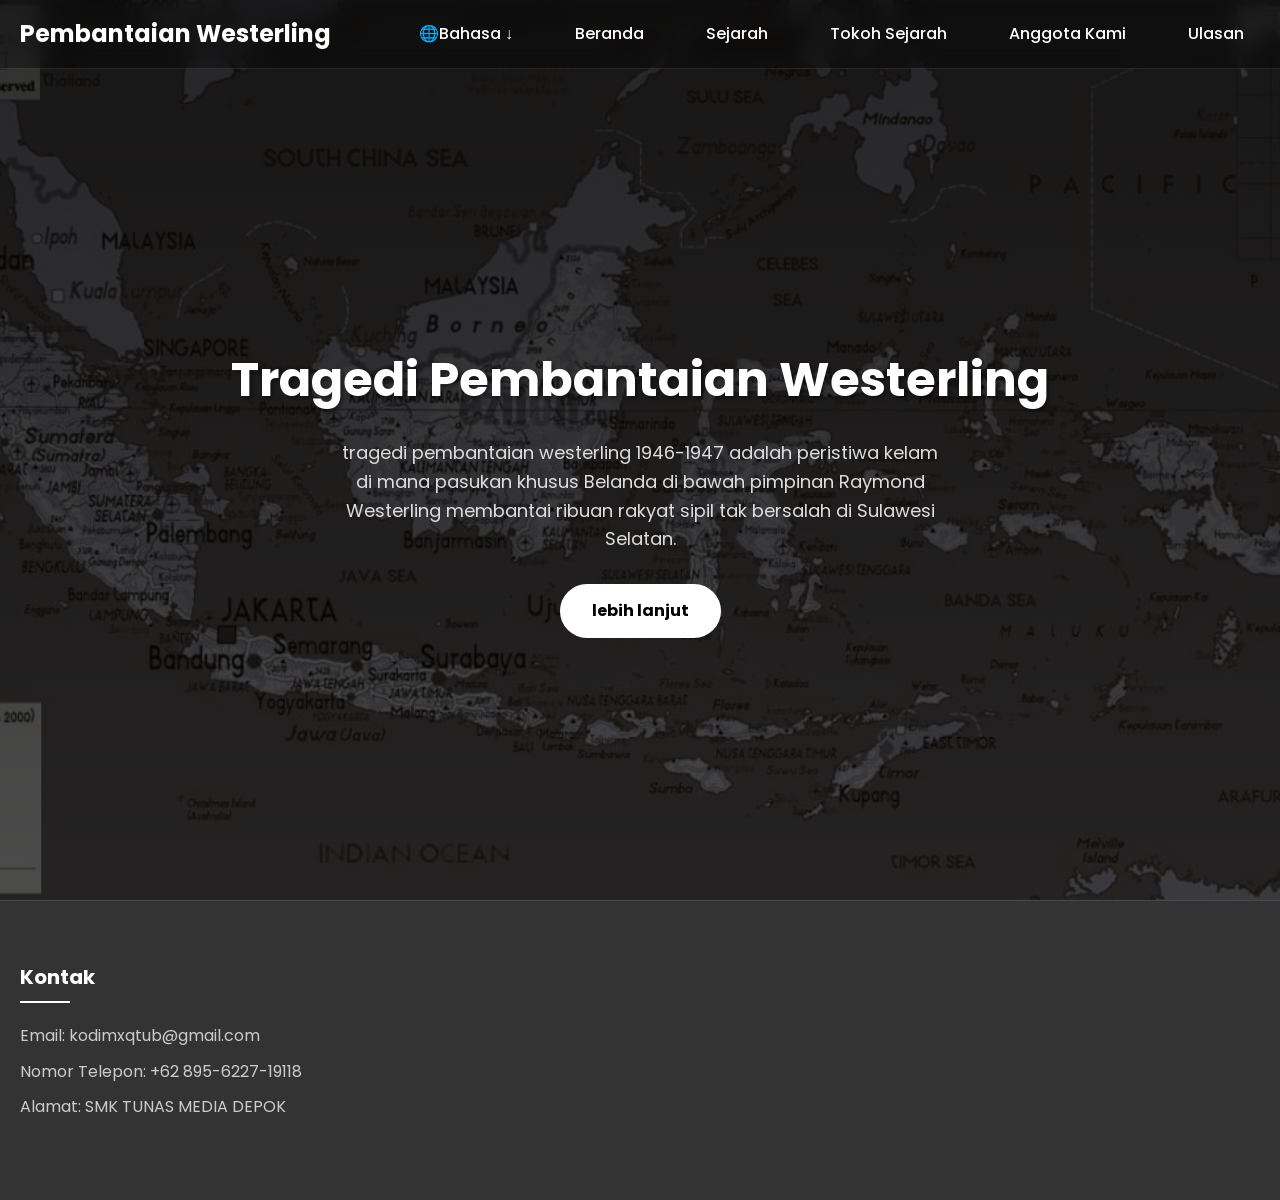
<file: index.html>
<!DOCTYPE html>
<html lang="id">
  <head>
    <meta charset="UTF-8" />
    <meta name="viewport" content="width=device-width, initial-scale=1.0" />
    <title>Beranda</title>
    <!-- link hubung style/index.css -->
    <link rel="stylesheet" href="style/index.css" />
    <link rel="stylesheet" href="style/footer.css" />

    <!-- font poppins -->
    <link rel="preconnect" href="https://fonts.googleapis.com" />
    <link rel="preconnect" href="https://fonts.gstatic.com" crossorigin />
    <link
      href="https://fonts.googleapis.com/css2?family=Exo+2:ital,wght@0,100..900;1,100..900&family=Lato:wght@400;700&family=Montserrat:ital,wght@0,100..900;1,100..900&family=Poppins:ital,wght@0,100;0,200;0,300;0,400;0,500;0,600;0,700;0,800;0,900;1,100;1,200;1,300;1,400;1,500;1,600;1,700;1,800;1,900&family=Roboto:ital,wght@0,100..900;1,100..900&display=swap"
      rel="stylesheet"
    />

    <style>
      /* font */
      * {
        margin: 0;
        padding: 0;
        box-sizing: border-box;
        scroll-behavior: smooth;
        font-family: "Poppins", sans-serif;
      }
      /* font */
      body {
        background-image: url(image/PETA.jpeg);
        background-size: cover;
        background-position: center;
        background-attachment: fixed;
        color: white;
        line-height: 1.6;
        overflow-x: hidden;
        min-height: 100vh;
      }

      .isi {
        max-width: 1500px;
        margin: 0 auto;
        padding: 0 20px;
      }

      header {
        background-color: rgba(0, 0, 0, 0.336);
        backdrop-filter: blur(10px);
        position: fixed;
        width: 100%;
        z-index: 1000;
        padding: 15px 0;
        border-bottom: 1px solid rgba(255, 255, 255, 0.1);
      }

      .atas {
        display: flex;
        justify-content: space-between;
        align-items: center;
      }

      .logo {
        font-size: 24px;
        font-weight: bold;
        color: white;
        text-decoration: none;
      }

      /* MENU DESKTOP */
      .menu {
        display: flex;
        list-style: none;
      }

      .menu li {
        margin-left: 30px;
      }

      .menu a {
        color: white;
        text-decoration: none;
        font-weight: 500;
        transition: color 0.3s;
        padding: 8px 16px;
        border-radius: 5px;
      }

      .menu a:hover {
        color: #ccc;
        background: rgba(255, 255, 255, 0.1);
      }

      /* HAMBURGER MENU MOBILE */
      .menu-toggle {
        display: none;
        flex-direction: column;
        cursor: pointer;
      }

      .menu-toggle span {
        width: 25px;
        height: 3px;
        background: white;
        margin: 3px 0;
        transition: 0.3s;
      }

      .utama {
        height: 100vh;
        display: flex;
        align-items: center;
        justify-content: center;
        text-align: center;
        position: relative;
        overflow: hidden;
        padding-top: 80px; /* Space for fixed header */
      }

      .latar {
        position: absolute;
        top: 0;
        left: 0;
        width: 100%;
        height: 100%;
        background: linear-gradient(rgba(0, 0, 0, 0.807), rgba(0, 0, 0, 0.7));
        z-index: -1;
      }

      .utama h1 {
        font-size: 48px;
        margin-bottom: 20px;
        color: white;
        text-shadow: 2px 2px 4px rgba(0, 0, 0, 0.5);
      }

      .utama p {
        font-size: 18px;
        margin-bottom: 30px;
        color: #ddd;
        max-width: 600px;
        margin-left: auto;
        margin-right: auto;
      }

      .tombol {
        display: inline-block;
        padding: 12px 30px;
        background-color: white;
        color: black;
        text-decoration: none;
        border-radius: 30px;
        font-weight: bold;
        transition: all 0.3s;
        border: 2px solid white;
      }

      .tombol:hover {
        background-color: transparent;
        color: white;
        transform: translateY(-2px);
        box-shadow: 0 6px 12px rgba(0, 0, 0, 0.4);
      }

      /* ==================== */
      /* RESPONSIVE FIXES */
      /* ==================== */

      @media (max-width: 768px) {
        .menu-toggle {
          display: flex;
        }

        .menu {
          position: fixed;
          top: 70px;
          left: -100%;
          width: 100%;
          height: calc(100vh - 70px);
          background: rgba(0, 0, 0, 0.9);
          backdrop-filter: blur(20px);
          flex-direction: column;
          align-items: center;
          justify-content: flex-start;
          padding-top: 50px;
          transition: left 0.3s ease;
        }

        .menu.active {
          left: 0;
        }

        .menu li {
          margin: 15px 0;
        }

        .menu a {
          font-size: 18px;
          padding: 12px 30px;
        }

        .utama h1 {
          font-size: 32px;
          padding: 0 20px;
        }

        .utama p {
          font-size: 16px;
          padding: 0 20px;
        }

        .tombol {
          padding: 12px 25px;
          font-size: 16px;
        }

        .logo {
          font-size: 20px;
        }

        header {
          padding: 12px 0;
        }
      }

      @media (max-width: 480px) {
        .utama h1 {
          font-size: 28px;
        }

        .utama p {
          font-size: 14px;
        }

        .isi {
          padding: 0 15px;
        }

        .logo {
          font-size: 18px;
        }
      }
    </style>
  </head>
  <body>
    <header>
      <div class="isi atas">
        <a href="index.html" class="logo">Pembantaian Westerling</a>

        <!-- Hamburger Menu -->
        <div class="menu-toggle" id="mobile-menu">
          <span></span>
          <span></span>
          <span></span>
        </div>

        <ul class="menu" id="nav-menu">
          <li class="dropdown">
            <a href="#">🌐Bahasa ↓</a>
            <div class="dropdown-content">
              <a href="index.html">Indonesian</a>
              <a href="english.html">English</a>
            </div>
          </li>
          <li><a href="index.html">Beranda</a></li>
          <li><a href="sejarah.html">Sejarah</a></li>
          <li><a href="daftar_tokoh.html">Tokoh Sejarah</a></li>
          <li><a href="profile.html">Anggota Kami</a></li>
          <li><a href="masukan.html">Ulasan</a></li>
        </ul>
      </div>
    </header>

    <section class="utama">
      <div class="latar"></div>
      <div class="isi">
        <div class="welcome-teks">
          <h1>Tragedi <span>Pembantaian Westerling</span><br /></h1>
        </div>
        <p class="teks-tengah">
          tragedi pembantaian westerling 1946-1947 adalah peristiwa kelam di
          mana pasukan khusus Belanda di bawah pimpinan Raymond Westerling
          membantai ribuan rakyat sipil tak bersalah di Sulawesi Selatan.
        </p>
        <a href="sejarah.html" class="tombol">lebih lanjut</a>
      </div>
    </section>

    <footer>
      <div class="isi">
        <div class="isi-footer">
          <div class="kolom-footer">
            <h3>Kontak</h3>
            <p>Email: kodimxqtub@gmail.com</p>
            <p>Nomor Telepon: +62 895-6227-19118</p>
            <p>Alamat: SMK TUNAS MEDIA DEPOK</p>
          </div>
        </div>
      </div>
    </footer>
    <script src="js/script.js"></script>
  </body>
</html>
</file>
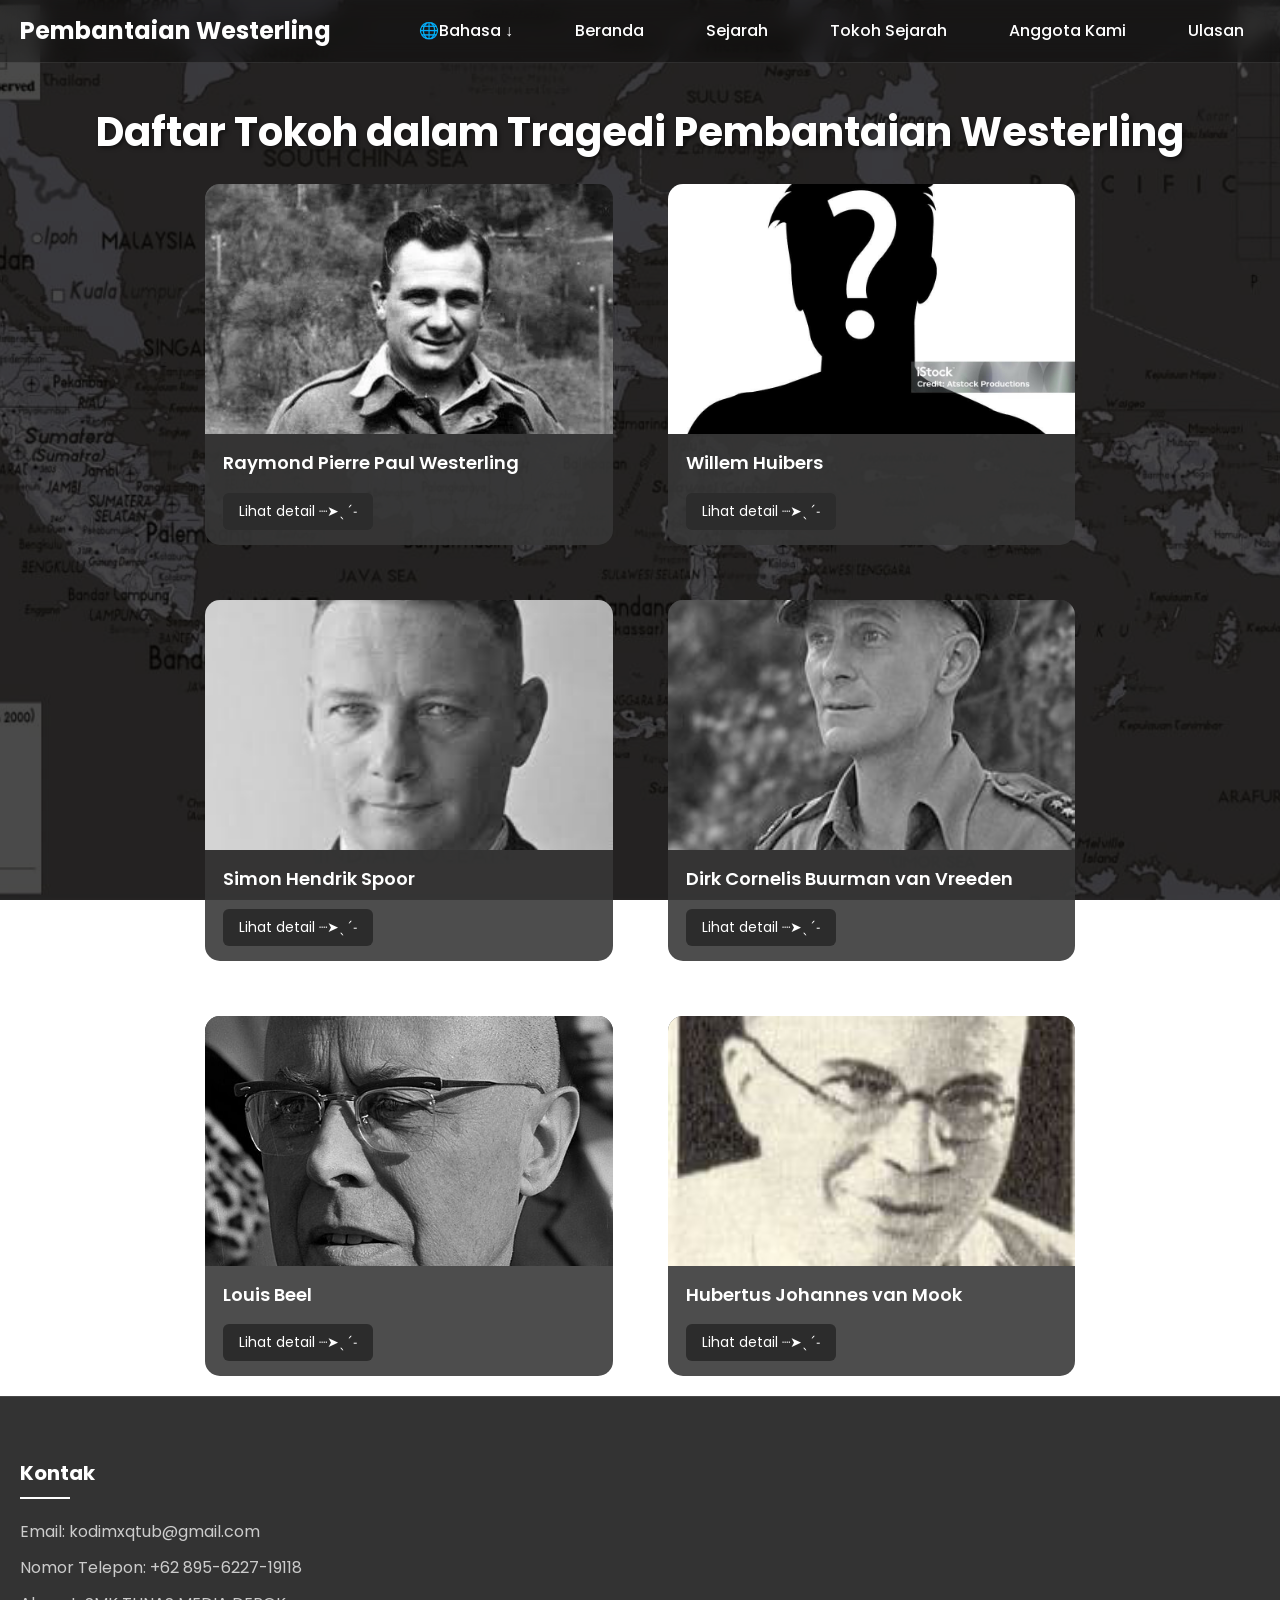
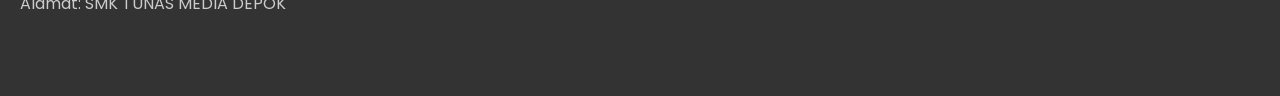
<file: daftar_tokoh.html>
<!DOCTYPE html>
<html lang="id">
  <head>
    <meta charset="UTF-8" />
    <meta name="viewport" content="width=device-width, initial-scale=1.0" />
    <title>Tokoh</title>

    <!-- Font Poppins -->
    <link rel="preconnect" href="https://fonts.googleapis.com" />
    <link rel="preconnect" href="https://fonts.gstatic.com" crossorigin />
    <link
      href="https://fonts.googleapis.com/css2?family=Exo+2:ital,wght@0,100..900;1,100..900&family=Lato:wght@400;700&family=Montserrat:ital,wght@0,100..900;1,100..900&family=Poppins:ital,wght@0,100;0,200;0,300;0,400;0,500;0,600;0,700;0,800;0,900;1,100;1,200;1,300;1,400;1,500;1,600;1,700;1,800;1,900&family=Roboto:ital,wght@0,100..900;1,100..900&display=swap"
      rel="stylesheet"
    />

    <!-- CSS -->
    <link rel="stylesheet" href="style/daftar_tokoh.css" />
    <link rel="stylesheet" href="style/footer.css" />

    <style>
      .judul-halaman {
        text-align: center;
        color: white;
        margin-top: 100px;
        font-size: 2.5rem;
        text-shadow: 2px 2px 4px rgba(0, 0, 0, 0.5);
      }

      .card-container-6 {
        display: grid;
        grid-template-columns: repeat(2, 1fr); /* 2 kolom per baris */
        gap: 55px;
        padding: 20px 40px;
        max-width: 950px;
        margin: auto;
      }

      .card {
        background: #383838e3;
        border-radius: 15px;
        overflow: hidden;
        transition: transform 0.3s ease, box-shadow 0.3s ease;
      }

      .card:hover {
        transform: translateY(-10px);
        box-shadow: 0 15px 30px rgba(0, 0, 0, 1);
      }

      .card img {
        width: 100%;
        height: 250px; /* lebih tinggi agar gambar proporsional */
        object-fit: cover; /* menjaga proporsi dan crop rapi */
        object-position: center;
        display: block;
      }

      .isi_card {
        padding: 15px 18px;
      }

      .isi_card h3 {
        margin: 0 0 10px;
        font-size: 18px;
        color: #ffffff;
        font-weight: 600;
      }

      .isi_card p {
        font-size: 14px;
        line-height: 1.6;
        color: #eeecec;
      }

      .hidden {
        display: none;
      }

      .mini-btn {
        background: #2c2c2c;
        color: #fff;
        padding: 8px 16px;
        border: none;
        border-radius: 6px;
        cursor: pointer;
        font-size: 14px;
        transition: 0.3s;
        display: inline-block;
        margin-top: 5px;
      }

      .mini-btn:hover {
        background: #000000;
      }
    </style>
  </head>
  <body>
    <header>
      <div class="isi atas">
        <a href="index.html" class="logo">Pembantaian Westerling</a>

        <!-- Hamburger Menu -->
        <div class="menu-toggle" id="mobile-menu">
          <span></span>
          <span></span>
          <span></span>
        </div>

        <ul class="menu" id="nav-menu">
          <li class="dropdown">
            <a href="#">🌐Bahasa ↓</a>
            <div class="dropdown-content">
              <a href="daftar_tokoh.html">Indonesian</a>
              <a href="english_daftar_tokoh.html">English</a>
            </div>
          </li>
          <li><a href="index.html">Beranda</a></li>
          <li><a href="sejarah.html">Sejarah</a></li>
          <li><a href="daftar_tokoh.html">Tokoh Sejarah</a></li>
          <li><a href="profile.html">Anggota Kami</a></li>
          <li><a href="masukan.html">Ulasan</a></li>
        </ul>
      </div>
    </header>

    <main>
      <h1 class="judul-halaman">
        Daftar Tokoh dalam Tragedi Pembantaian Westerling
      </h1>

      <div class="card-container-6">
        <div class="card">
          <img src="image/mukasetan.jpg" alt="Rokus Bernardus Orie" />
          <div class="isi_card">
            <h3>Raymond Pierre Paul Westerling</h3>
            <button
              class="mini-btn"
              onclick="toggleSectionMultiple(this,'sec1','sec2')"
            >
              Lihat detail ┈➤ˎˊ˗
            </button>
            <div id="sec1" class="hidden">
              <p>
                Raymond Pierre Paul Westerling adalah seorang perwira militer
                Belanda dari Tentara Kerajaan Hindia Belanda. Dia mengorganisasi
                operasi kontra gerilya di Sulawesi selama Revolusi Nasional
                Indonesia setelah Perang Dunia II dan berpartisipasi dalam upaya
                kudeta terhadap Pemerintah Indonesia pada bulan Januari 1950,
                sebulan setelah penyerahan kedaulatan secara resmi. Kedua
                tindakan tersebut dikecam sebagai kejahatan perang oleh
                pemerintah Indonesia. Lahir di Kesultanan Utsmaniyah, meskipun
                memiliki julukan Si Turki, Westerling adalah keturunan campuran
                Belanda dan Yunani.
              </p>
            </div>
          </div>
        </div>

        <div class="card">
          <img
            src="image/foto_tidak_di_temukan.jpg"
            alt="Kolonel Willem Huibers"
          />
          <div class="isi_card">
            <h3>Willem Huibers</h3>
            <button
              class="mini-btn"
              onclick="toggleSectionMultiple(this,'sec1','sec2')"
            >
              Lihat detail ┈➤ˎˊ˗
            </button>
            <div id="sec2" class="hidden">
              <p>
                Kolonel Willem Huibers adalah perwira tinggi KNIL yang mendukung
                operasi keamanan Belanda di Indonesia pada 1946–1947. Ia
                berperan dalam perencanaan dan pengawasan operasi, dengan foto
                dan dokumennya tersimpan di arsip KNIL.
              </p>
            </div>
          </div>
        </div>

        <div class="card">
          <img
            src="image/spoor.jpg"
            alt="Letnan Jenderal Simon Hendrik Spoor"
          />
          <div class="isi_card">
            <h3>Simon Hendrik Spoor</h3>
            <button
              class="mini-btn"
              onclick="toggleSectionMultiple(this,'sec3','sec4')"
            >
              Lihat detail ┈➤ˎˊ˗
            </button>
            <div id="sec3" class="hidden">
              <p>
                Simon Hendrik Spoor menjabat Kepala Staf Angkatan Darat KNIL
                (1946–1949) dan memiliki otoritas militer tertinggi di Indonesia
                pasca-perang. Ia menetapkan kebijakan operasi keamanan yang
                memungkinkan tindakan keras terhadap gerakan perlawanan, dengan
                foto-foto resminya tersimpan di arsip Belanda.
              </p>
            </div>
          </div>
        </div>

        <div class="card">
          <img
            src="image/Dirk_Cornelis.jpg"
            alt="Letjen Dirk Cornelis Buurman van Vreeden"
          />
          <div class="isi_card">
            <h3>Dirk Cornelis Buurman van Vreeden</h3>
            <button
              class="mini-btn"
              onclick="toggleSectionMultiple(this,'sec3','sec4')"
            >
              Lihat detail ┈➤ˎˊ˗
            </button>
            <div id="sec4" class="hidden">
              <p>
                Dirk Cornelis Buurman van Vreeden (1891–1962) menjabat Panglima
                KNIL menjelang Perang Dunia II dan berperan dalam strategi
                pertahanan Hindia Belanda. Walau pertahanannya gagal mencegah
                pendudukan Jepang, ia tetap menjadi tokoh penting dalam sejarah
                militer Belanda.
              </p>
            </div>
          </div>
        </div>

        <div class="card">
          <img src="image/Louis_Beel_1958.jpg" alt="Louis Beel" />
          <div class="isi_card">
            <h3>Louis Beel</h3>
            <button
              class="mini-btn"
              onclick="toggleSectionMultiple(this,'sec5','sec6')"
            >
              Lihat detail ┈➤ˎˊ˗
            </button>
            <div id="sec5" class="hidden">
              <p>
                Louis Beel adalah Wakil Tinggi Mahkota Belanda di Indonesia
                setelah 1946, yang memberi legitimasi politik bagi operasi
                militer Belanda. Ia mendukung tindakan pasukan khusus dan
                operasi kontra-gerilya, dengan foto resminya tersedia luas di
                arsip Belanda.
              </p>
            </div>
          </div>
        </div>

        <div class="card">
          <img
            src="image/Hubertus_van_Mook.jpg"
            alt="Hubertus Johannes van Mook"
          />
          <div class="isi_card">
            <h3>Hubertus Johannes van Mook</h3>
            <button
              class="mini-btn"
              onclick="toggleSectionMultiple(this,'sec5','sec6')"
            >
              Lihat detail ┈➤ˎˊ˗
            </button>
            <div id="sec6" class="hidden">
              <p>
                Hubertus Johannes van Mook adalah Letnan Gubernur Jenderal
                Hindia Belanda yang mendukung strategi "pembersihan daerah
                rawan" dan pembentukan pasukan khusus. Foto-foto kolonialnya
                lengkap tersimpan di arsip KITLV dan Belanda.
              </p>
            </div>
          </div>
        </div>
      </div>
    </main>
    <footer>
      <div class="isi">
        <div class="isi-footer">
          <div class="kolom-footer">
            <h3>Kontak</h3>
            <p>Email: kodimxqtub@gmail.com</p>
            <p>Nomor Telepon: +62 895-6227-19118</p>
            <p>Alamat: SMK TUNAS MEDIA DEPOK</p>
          </div>
        </div>
      </div>
    </footer>
    <script>
      function toggleSectionMultiple(btn, ...ids) {
        let isOpening = false;

        // cek apakah minimal 1 masih hidden
        ids.forEach((id) => {
          if (document.getElementById(id).classList.contains("hidden")) {
            isOpening = true;
          }
        });

        // buka / tutup semua section
        ids.forEach((id) => {
          const sec = document.getElementById(id);
          if (isOpening) sec.classList.remove("hidden");
          else sec.classList.add("hidden");
        });

        // CARI semua tombol yang memanggil pasangan section yang sama
        const allButtons = document.querySelectorAll("button.mini-btn");
        allButtons.forEach((b) => {
          const onclick = b.getAttribute("onclick");
          if (!onclick) return;

          // tombol punya ID yang sama
          let match = true;
          ids.forEach((id) => {
            if (!onclick.includes("'" + id + "'")) {
              match = false;
            }
          });

          // kalau tombol cocok, ubah teks juga
          if (match) {
            b.textContent = isOpening
              ? "Sembunyikan detail ┈➤ˎˊ˗"
              : "Lihat detail ┈➤ˎˊ˗";
          }
        });
      }
    </script>
    <script src="js/script.js"></script>
  </body>
</html>
</file>
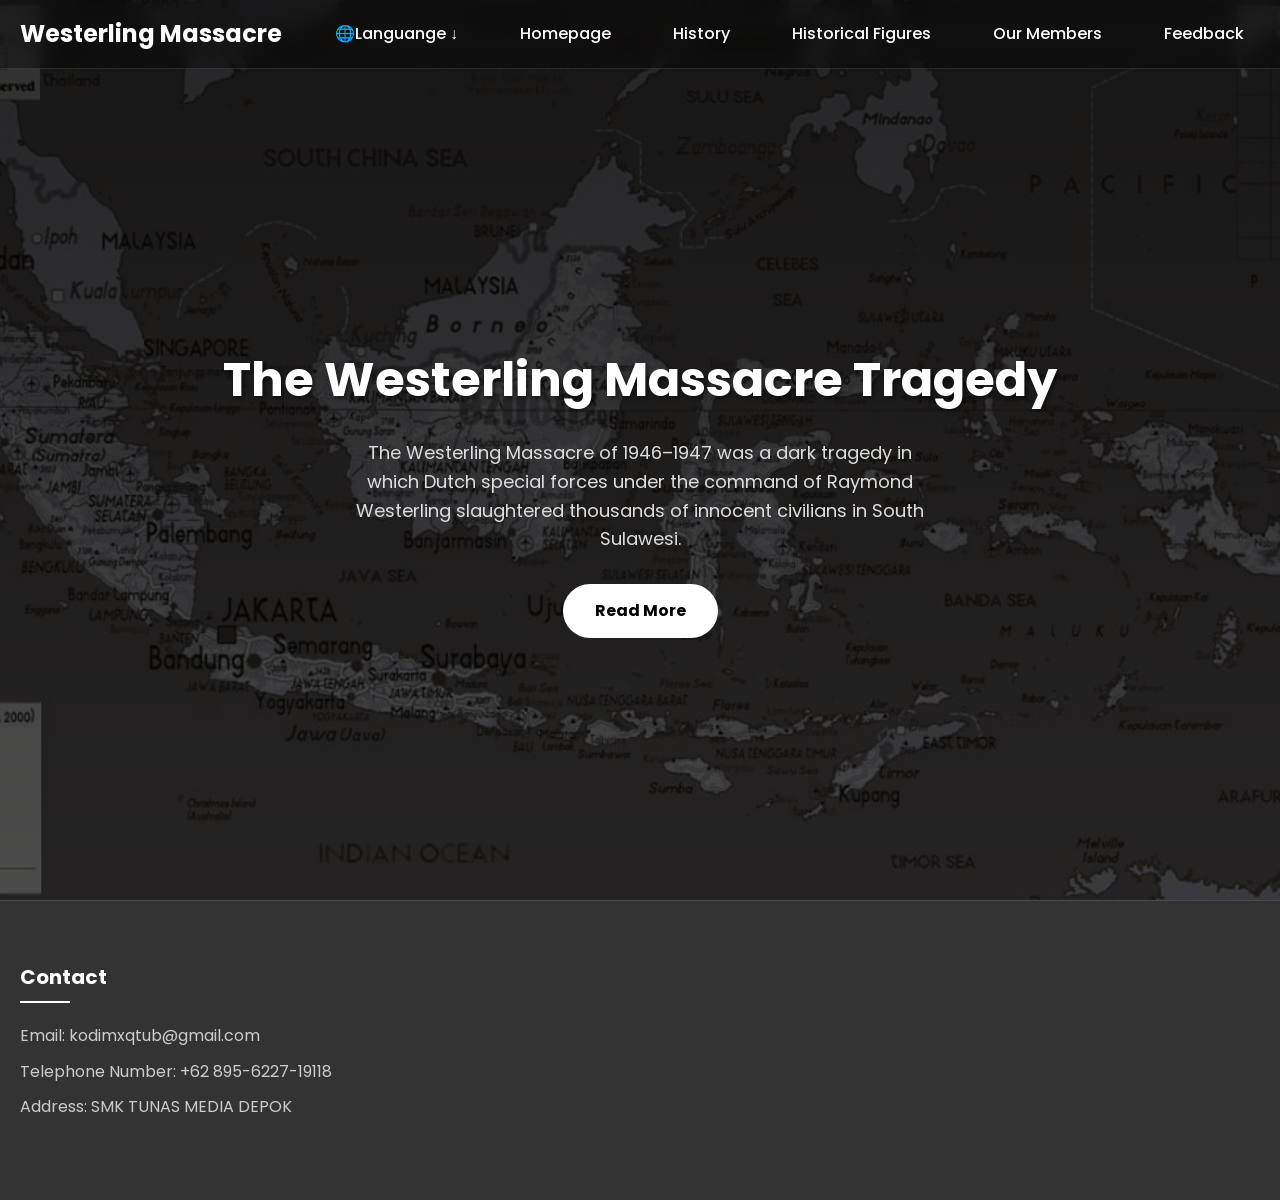
<file: english.html>
<!DOCTYPE html>
<html lang="en">
  <head>
    <meta charset="UTF-8" />
    <meta name="viewport" content="width=device-width, initial-scale=1.0" />
    <title>Homepage</title>
    <!-- link hubung style/index.css -->
    <link rel="stylesheet" href="style/index.css" />
    <link rel="stylesheet" href="style/footer.css" />

    <!-- font poppins -->
    <link rel="preconnect" href="https://fonts.googleapis.com" />
    <link rel="preconnect" href="https://fonts.gstatic.com" crossorigin />
    <link
      href="https://fonts.googleapis.com/css2?family=Exo+2:ital,wght@0,100..900;1,100..900&family=Lato:wght@400;700&family=Montserrat:ital,wght@0,100..900;1,100..900&family=Poppins:ital,wght@0,100;0,200;0,300;0,400;0,500;0,600;0,700;0,800;0,900;1,100;1,200;1,300;1,400;1,500;1,600;1,700;1,800;1,900&family=Roboto:ital,wght@0,100..900;1,100..900&display=swap"
      rel="stylesheet"
    />

    <style>
      /* font */
      * {
        margin: 0;
        padding: 0;
        box-sizing: border-box;
        scroll-behavior: smooth;
        font-family: "Poppins", sans-serif;
      }
      /* font */
      body {
        background-image: url(image/PETA.jpeg);
        background-size: cover;
        background-position: center;
        background-attachment: fixed;
        color: white;
        line-height: 1.6;
        overflow-x: hidden;
        min-height: 100vh;
      }

      .isi {
        max-width: 1500px;
        margin: 0 auto;
        padding: 0 20px;
      }

      .dropdown-content {
        margin-top: 7px;
        border-radius: 10px;
        color: rgba(255, 255, 255, 0.1);
        display: none;
        position: absolute;
        background-color: rgba(0, 0, 0, 0.336);
        min-width: 180px;
        z-index: 1;
      }

      .dropdown-content a {
        display: block;
        color: rgba(255, 255, 255, 0.1);
        padding: 10px;
        text-decoration: none;
      }

      .dropdown-content a:hover {
        background-color: rgba(255, 255, 255, 0.1);
      }

      .dropdown:hover .dropdown-content {
        display: block;
      }

      header {
        background-color: rgba(0, 0, 0, 0.336);
        backdrop-filter: blur(10px);
        position: fixed;
        width: 100%;
        z-index: 1000;
        padding: 15px 0;
        border-bottom: 1px solid rgba(255, 255, 255, 0.1);
      }

      .atas {
        display: flex;
        justify-content: space-between;
        align-items: center;
      }

      .logo {
        font-size: 24px;
        font-weight: bold;
        color: white;
        text-decoration: none;
      }

      /* MENU DESKTOP */
      .menu {
        display: flex;
        list-style: none;
      }

      .menu li {
        margin-left: 30px;
      }

      .menu a {
        color: white;
        text-decoration: none;
        font-weight: 500;
        transition: color 0.3s;
        padding: 8px 16px;
        border-radius: 5px;
      }

      .menu a:hover {
        color: #ccc;
        background: rgba(255, 255, 255, 0.1);
      }

      /* HAMBURGER MENU MOBILE */
      .menu-toggle {
        display: none;
        flex-direction: column;
        cursor: pointer;
      }

      .menu-toggle span {
        width: 25px;
        height: 3px;
        background: white;
        margin: 3px 0;
        transition: 0.3s;
      }

      .utama {
        height: 100vh;
        display: flex;
        align-items: center;
        justify-content: center;
        text-align: center;
        position: relative;
        overflow: hidden;
        padding-top: 80px; /* Space for fixed header */
      }

      .latar {
        position: absolute;
        top: 0;
        left: 0;
        width: 100%;
        height: 100%;
        background: linear-gradient(rgba(0, 0, 0, 0.807), rgba(0, 0, 0, 0.7));
        z-index: -1;
      }

      .utama h1 {
        font-size: 48px;
        margin-bottom: 20px;
        color: white;
        text-shadow: 2px 2px 4px rgba(0, 0, 0, 0.5);
      }

      .utama p {
        font-size: 18px;
        margin-bottom: 30px;
        color: #ddd;
        max-width: 600px;
        margin-left: auto;
        margin-right: auto;
      }

      .tombol {
        display: inline-block;
        padding: 12px 30px;
        background-color: white;
        color: black;
        text-decoration: none;
        border-radius: 30px;
        font-weight: bold;
        transition: all 0.3s;
        border: 2px solid white;
      }

      .tombol:hover {
        background-color: transparent;
        color: white;
        transform: translateY(-2px);
        box-shadow: 0 6px 12px rgba(0, 0, 0, 0.4);
      }

      footer {
        background-color: rgba(0, 0, 0, 0.8);
        backdrop-filter: blur(10px);
        padding: 60px 0 30px;
        border-top: 1px solid rgba(255, 255, 255, 0.1);
      }

      .isi-footer {
        display: grid;
        grid-template-columns: repeat(auto-fit, minmax(250px, 1fr));
        gap: 40px;
        margin-bottom: 40px;
      }

      .kolom-footer h3 {
        font-size: 20px;
        margin-bottom: 20px;
        position: relative;
        padding-bottom: 10px;
      }

      .kolom-footer h3::after {
        content: "";
        position: absolute;
        left: 0;
        bottom: 0;
        width: 50px;
        height: 2px;
        background-color: white;
      }

      .kolom-footer p,
      .kolom-footer a {
        color: #ccc;
        margin-bottom: 10px;
        display: block;
        text-decoration: none;
        transition: color 0.3s;
      }

      .kolom-footer a:hover {
        color: white;
      }

      /* ==================== */
      /* RESPONSIVE FIXES */
      /* ==================== */

      @media (max-width: 768px) {
        .menu-toggle {
          display: flex;
        }

        .menu {
          position: fixed;
          top: 70px;
          left: -100%;
          width: 100%;
          height: calc(100vh - 70px);
          background: rgba(0, 0, 0, 0.9);
          backdrop-filter: blur(20px);
          flex-direction: column;
          align-items: center;
          justify-content: flex-start;
          padding-top: 50px;
          transition: left 0.3s ease;
        }

        .menu.active {
          left: 0;
        }

        .menu li {
          margin: 15px 0;
        }

        .menu a {
          font-size: 18px;
          padding: 12px 30px;
        }

        .utama h1 {
          font-size: 32px;
          padding: 0 20px;
        }

        .utama p {
          font-size: 16px;
          padding: 0 20px;
        }

        .tombol {
          padding: 12px 25px;
          font-size: 16px;
        }

        .logo {
          font-size: 20px;
        }

        header {
          padding: 12px 0;
        }
      }

      @media (max-width: 480px) {
        .utama h1 {
          font-size: 28px;
        }

        .utama p {
          font-size: 14px;
        }

        .isi {
          padding: 0 15px;
        }

        .logo {
          font-size: 18px;
        }
      }
    </style>
  </head>
  <body>
    <header>
      <div class="isi atas">
        <a href="index.html" class="logo">Westerling Massacre</a>

        <!-- Hamburger Menu -->
        <div class="menu-toggle" id="mobile-menu">
          <span></span>
          <span></span>
          <span></span>
        </div>

        <ul class="menu" id="nav-menu">
          <li class="dropdown">
            <a href="#">🌐Languange ↓</a>
            <div class="dropdown-content">
              <a href="index.html">Indonesian</a>
              <a href="english.html">English</a>
            </div>
          </li>
          <li><a href="english.html">Homepage</a></li>
          <li><a href="english_sejarah.html">History</a></li>
          <li><a href="english_daftar_tokoh.html">Historical Figures</a></li>
          <li><a href="english_profile.html">Our Members</a></li>
          <li><a href="english_masukan.html">Feedback</a></li>
        </ul>
      </div>
    </header>

    <section class="utama">
      <div class="latar"></div>
      <div class="isi">
        <div class="welcome-teks">
          <h1>The Westerling <span>Massacre Tragedy</span><br /></h1>
        </div>
        <p class="teks-tengah">
          The Westerling Massacre of 1946–1947 was a dark tragedy in which Dutch
          special forces under the command of Raymond Westerling slaughtered
          thousands of innocent civilians in South Sulawesi.
        </p>
        <a href="english_sejarah.html" class="tombol">Read More</a>
      </div>
    </section>

    <footer>
      <div class="isi">
        <div class="isi-footer">
          <div class="kolom-footer">
            <h3>Contact</h3>
            <p>Email: kodimxqtub@gmail.com</p>
            <p>Telephone Number: +62 895-6227-19118</p>
            <p>Address: SMK TUNAS MEDIA DEPOK</p>
          </div>
        </div>
      </div>
    </footer>
    <script src="js/script.js"></script>
  </body>
</html>
</file>
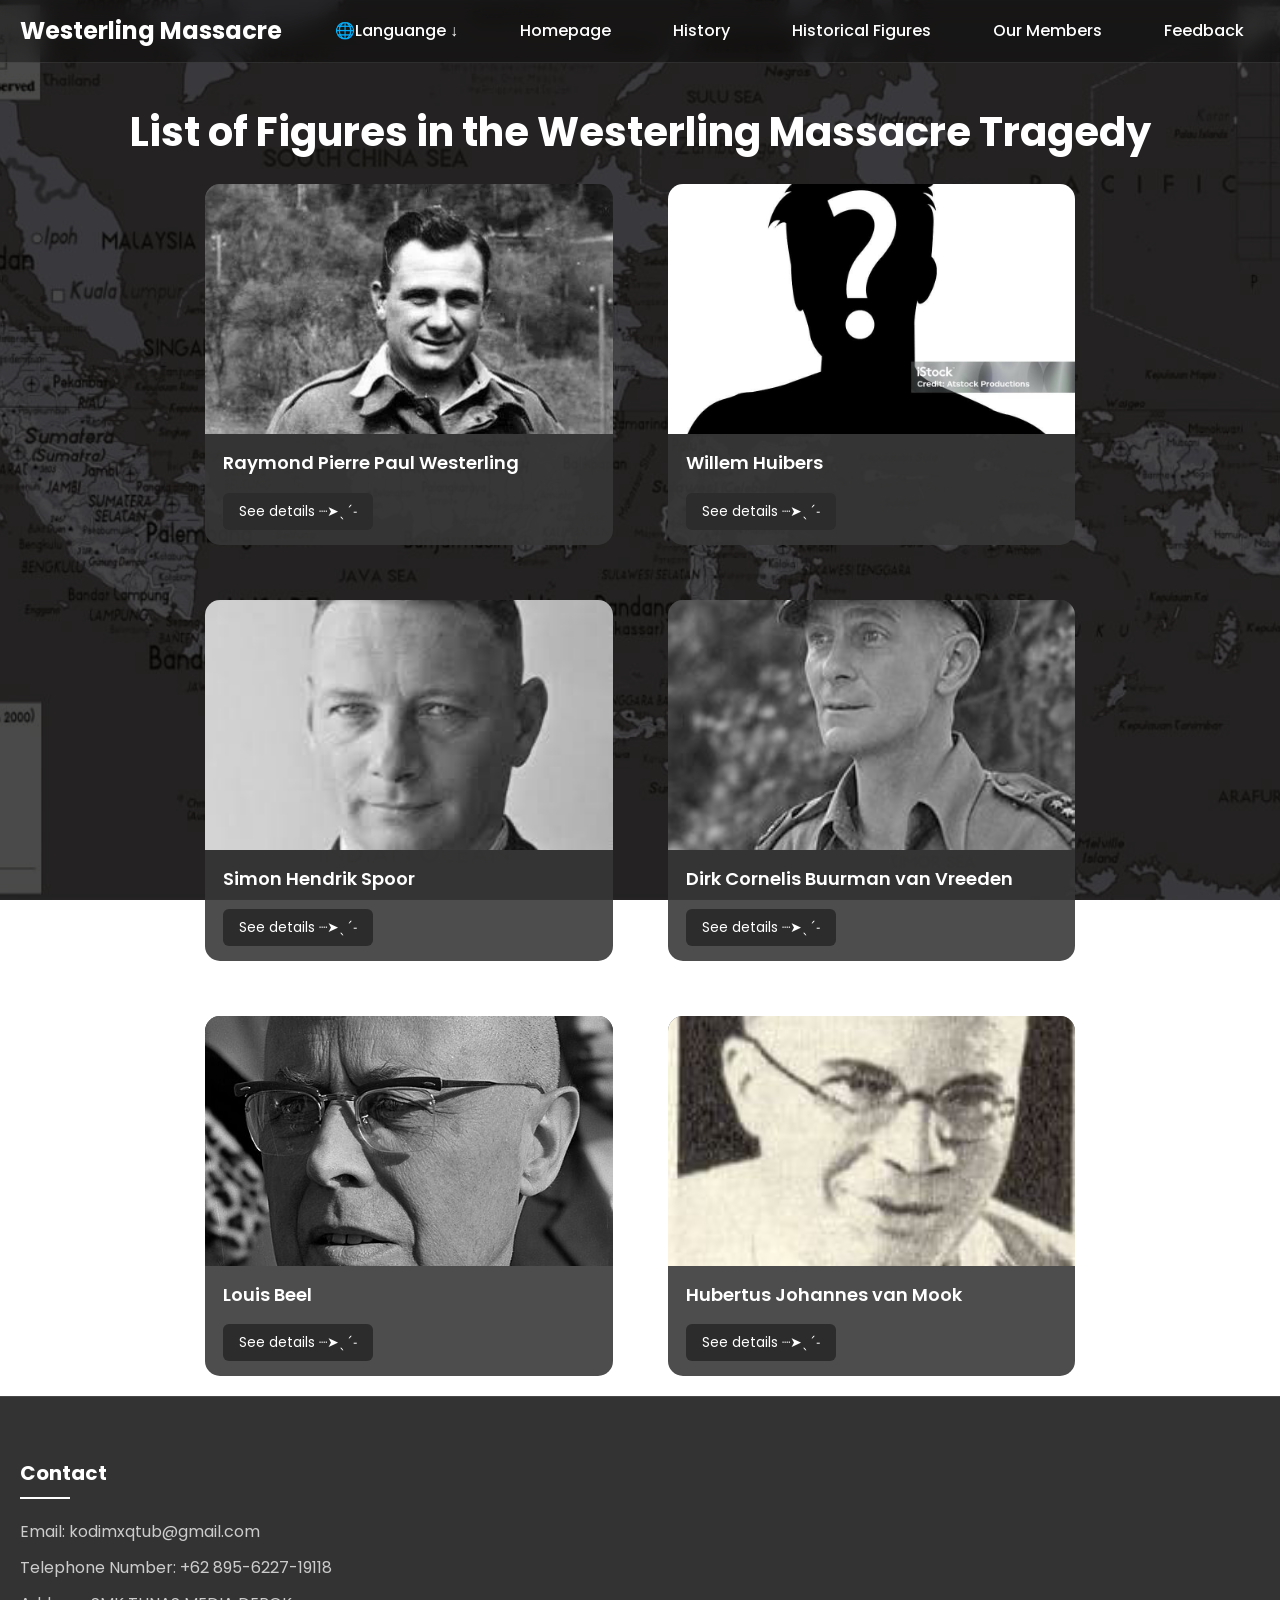
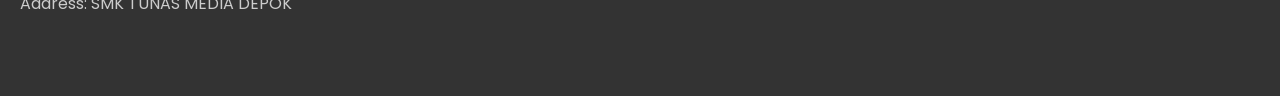
<file: english_daftar_tokoh.html>
<!DOCTYPE html>
<html lang="en">
  <head>
    <meta charset="UTF-8" />
    <meta name="viewport" content="width=device-width, initial-scale=1.0" />
    <title>Figures</title>

    <!-- Font Poppins -->
    <link rel="preconnect" href="https://fonts.googleapis.com" />
    <link rel="preconnect" href="https://fonts.gstatic.com" crossorigin />
    <link
      href="https://fonts.googleapis.com/css2?family=Exo+2:ital,wght@0,100..900;1,100..900&family=Lato:wght@400;700&family=Montserrat:ital,wght@0,100..900;1,100..900&family=Poppins:ital,wght@0,100;0,200;0,300;0,400;0,500;0,600;0,700;0,800;0,900;1,100;1,200;1,300;1,400;1,500;1,600;1,700;1,800;1,900&family=Roboto:ital,wght@0,100..900;1,100..900&display=swap"
      rel="stylesheet"
    />

    <!-- CSS -->
    <link rel="stylesheet" href="style/daftar_tokoh.css" />
    <link rel="stylesheet" href="style/footer.css" />

    <style>
      .judul-halaman {
        text-align: center;
        color: white;
        margin-top: 100px;
        font-size: 2.5rem;
      }

      .card-container-6 {
        display: grid;
        grid-template-columns: repeat(2, 1fr); /* 2 kolom per baris */
        gap: 55px;
        padding: 20px 40px;
        max-width: 950px;
        margin: auto;
      }

      .card {
        background: #383838e3;
        border-radius: 15px;
        overflow: hidden;
        transition: transform 0.3s ease, box-shadow 0.3s ease;
      }

      .card:hover {
        transform: translateY(-10px);
        box-shadow: 0 15px 30px rgba(0, 0, 0, 1);
      }

      .card img {
        width: 100%;
        height: 250px; /* lebih tinggi agar gambar proporsional */
        object-fit: cover; /* menjaga proporsi dan crop rapi */
        object-position: center;
        display: block;
      }

      .isi_card {
        padding: 15px 18px;
      }

      .isi_card h3 {
        margin: 0 0 10px;
        font-size: 18px;
        color: #ffffff;
        font-weight: 600;
      }

      .isi_card p {
        font-size: 14px;
        line-height: 1.6;
        color: #eeecec;
      }

      .hidden {
        display: none;
      }

      .mini-btn {
        background: #2c2c2c;
        color: #fff;
        padding: 8px 16px;
        border: none;
        border-radius: 6px;
        cursor: pointer;
        font-size: 14px;
        transition: 0.3s;
        display: inline-block;
        margin-top: 5px;
      }

      .mini-btn:hover {
        background: #000000;
      }
    </style>
  </head>
  <body>
    <header>
      <div class="isi atas">
        <a href="english_index.html" class="logo">Westerling Massacre</a>

        <!-- Hamburger Menu -->
        <div class="menu-toggle" id="mobile-menu">
          <span></span>
          <span></span>
          <span></span>
        </div>

        <ul class="menu" id="nav-menu">
          <li class="dropdown">
            <a href="#">🌐Languange ↓</a>
            <div class="dropdown-content">
              <a href="daftar_tokoh.html">Indonesian</a>
              <a href="english_daftar_tokoh.html">English</a>
            </div>
          </li>
          <li><a href="english.html">Homepage</a></li>
          <li><a href="english_sejarah.html">History</a></li>
          <li><a href="english_daftar_tokoh.html">Historical Figures</a></li>
          <li><a href="english_profile.html">Our Members</a></li>
          <li><a href="english_masukan.html">Feedback</a></li>
        </ul>
      </div>
    </header>

    <main>
      <h1 class="judul-halaman">
        List of Figures in the Westerling Massacre Tragedy
      </h1>

      <div class="card-container-6">
        <div class="card">
          <img src="image/mukasetan.jpg" alt="Rokus Bernardus Orie" />
          <div class="isi_card">
            <h3>Raymond Pierre Paul Westerling</h3>
            <button
              class="mini-btn"
              onclick="toggleSectionMultiple(this,'sec1','sec2')"
            >
              See details ┈➤ˎˊ˗
            </button>
            <div id="sec1" class="hidden">
              <p>
                Raymond Pierre Paul Westerling was a Dutch military officer of
                the Royal Netherlands East Indies Army. He orchestrated a
                counter-guerrilla operation in Sulawesi during the Indonesian
                National Revolution after World War II and participated in a
                coup attempt against the Government of Indonesia in January
                1950, a month after the official transfer of sovereignty. Both
                actions were denounced as war crimes by the Indonesian
                authorities. Born in the Ottoman Empire, despite his nickname,
                The Turk, Westerling was of mixed Dutch and Greek descent.
              </p>
            </div>
          </div>
        </div>

        <div class="card">
          <img
            src="image/foto_tidak_di_temukan.jpg"
            alt="Kolonel Willem Huibers"
          />
          <div class="isi_card">
            <h3>Willem Huibers</h3>
            <button
              class="mini-btn"
              onclick="toggleSectionMultiple(this,'sec1','sec2')"
            >
              See details ┈➤ˎˊ˗
            </button>
            <div id="sec2" class="hidden">
              <p>
                Colonel Willem Huibers was a senior KNIL officer who supported
                Dutch security operations in Indonesia during 1946–1947. He was
                involved in the planning and supervision of these operations,
                with his photographs and documents preserved in the KNIL
                archives.
              </p>
            </div>
          </div>
        </div>

        <div class="card">
          <img
            src="image/spoor.jpg"
            alt="Letnan Jenderal Simon Hendrik Spoor"
          />
          <div class="isi_card">
            <h3>Simon Hendrik Spoor</h3>
            <button
              class="mini-btn"
              onclick="toggleSectionMultiple(this,'sec3','sec4')"
            >
              See details ┈➤ˎˊ˗
            </button>
            <div id="sec3" class="hidden">
              <p>
                Simon Hendrik Spoor served as the Chief of Staff of the KNIL
                Army (1946–1949) and held the highest military authority in
                post-war Indonesia. He established security operation policies
                that enabled harsh actions against resistance movements, with
                his official photographs preserved in Dutch archives.
              </p>
            </div>
          </div>
        </div>

        <div class="card">
          <img
            src="image/Dirk_Cornelis.jpg"
            alt="Letjen Dirk Cornelis Buurman van Vreeden"
          />
          <div class="isi_card">
            <h3>Dirk Cornelis Buurman van Vreeden</h3>
            <button
              class="mini-btn"
              onclick="toggleSectionMultiple(this,'sec3','sec4')"
            >
              See details ┈➤ˎˊ˗
            </button>
            <div id="sec4" class="hidden">
              <p>
                Dirk Cornelis Buurman van Vreeden (1891–1962) served as the
                Commander of the KNIL on the eve of World War II and played a
                key role in the defense strategy of the Dutch East Indies.
                Although his defensive efforts failed to prevent the Japanese
                occupation, he remains an important figure in Dutch military
                history.
              </p>
            </div>
          </div>
        </div>

        <div class="card">
          <img src="image/Louis_Beel_1958.jpg" alt="Louis Beel" />
          <div class="isi_card">
            <h3>Louis Beel</h3>
            <button
              class="mini-btn"
              onclick="toggleSectionMultiple(this,'sec5','sec6')"
            >
              See details ┈➤ˎˊ˗
            </button>
            <div id="sec5" class="hidden">
              <p>
                Louis Beel was the Dutch High Representative of the Crown in
                Indonesia after 1946, providing political legitimacy for Dutch
                military operations. He supported the actions of special forces
                and counter-guerrilla operations, with his official photographs
                widely available in Dutch archives.
              </p>
            </div>
          </div>
        </div>

        <div class="card">
          <img
            src="image/Hubertus_van_Mook.jpg"
            alt="Hubertus Johannes van Mook"
          />
          <div class="isi_card">
            <h3>Hubertus Johannes van Mook</h3>
            <button
              class="mini-btn"
              onclick="toggleSectionMultiple(this,'sec5','sec6')"
            >
              See details ┈➤ˎˊ˗
            </button>
            <div id="sec6" class="hidden">
              <p>
                Hubertus Johannes van Mook was the Lieutenant Governor-General
                of the Dutch East Indies who supported the strategy of “clearing
                unstable areas” and the formation of special forces. His
                colonial-era photographs are fully preserved in the KITLV and
                Dutch archives.
              </p>
            </div>
          </div>
        </div>
      </div>
    </main>
    <footer>
      <div class="isi">
        <div class="isi-footer">
          <div class="kolom-footer">
            <h3>Contact</h3>
            <p>Email: kodimxqtub@gmail.com</p>
            <p>Telephone Number: +62 895-6227-19118</p>
            <p>Address: SMK TUNAS MEDIA DEPOK</p>
          </div>
        </div>
      </div>
    </footer>
    <script>
      function toggleSectionMultiple(btn, ...ids) {
        let isOpening = false;

        // cek apakah minimal 1 masih hidden
        ids.forEach((id) => {
          if (document.getElementById(id).classList.contains("hidden")) {
            isOpening = true;
          }
        });

        // buka / tutup semua section
        ids.forEach((id) => {
          const sec = document.getElementById(id);
          if (isOpening) sec.classList.remove("hidden");
          else sec.classList.add("hidden");
        });

        // CARI semua tombol yang memanggil pasangan section yang sama
        const allButtons = document.querySelectorAll("button.mini-btn");
        allButtons.forEach((b) => {
          const onclick = b.getAttribute("onclick");
          if (!onclick) return;

          // cek apakah tombol ini punya ID yang sama
          let match = true;
          ids.forEach((id) => {
            if (!onclick.includes("'" + id + "'")) {
              match = false;
            }
          });

          // kalau tombol cocok, ubah teks juga
          if (match) {
            b.textContent = isOpening
              ? "Hide details ┈➤ˎˊ˗"
              : "See details ┈➤ˎˊ˗";
          }
        });
      }
    </script>

    <script src="js/script.js"></script>
  </body>
</html>
</file>
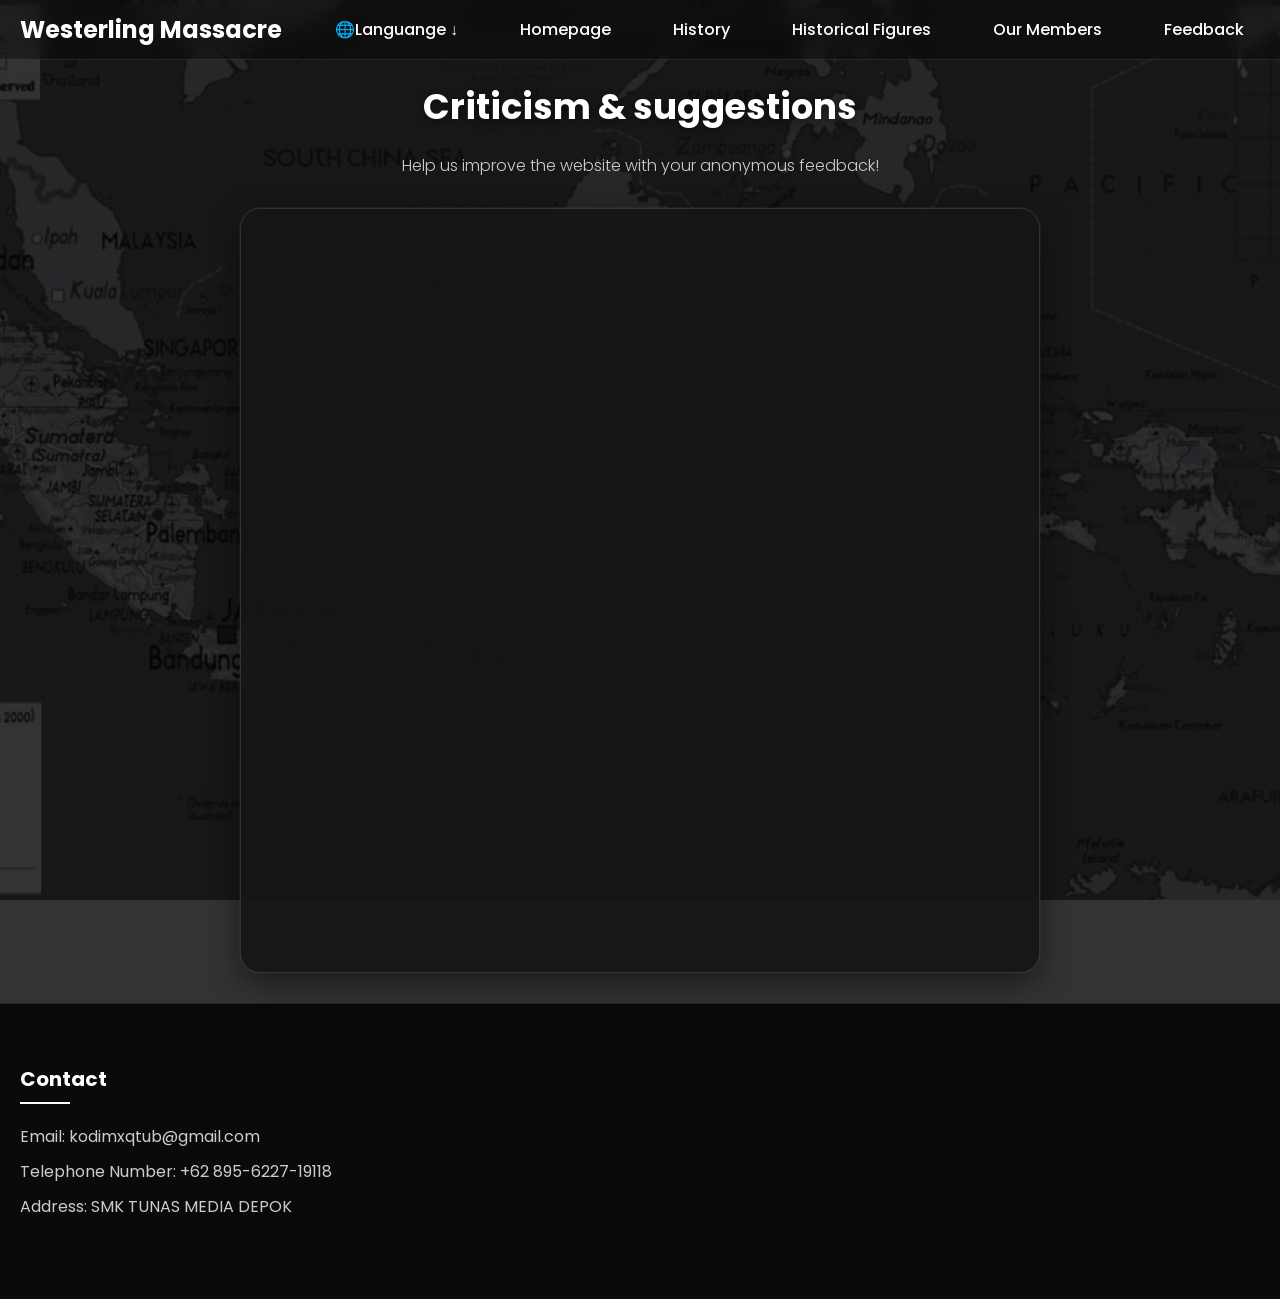
<file: english_masukan.html>
<!DOCTYPE html>
<html lang="en">
  <head>
    <meta charset="UTF-8" />
    <meta name="viewport" content="width=device-width, initial-scale=1.0" />
    <title>Feedback</title>
    <!-- link css styling masukan.css -->
    <link rel="stylesheet" href="style/masukan.css" />
    <link rel="stylesheet" href="style/footer.css" />
    <!-- link css styling masukan.css -->

    <!-- link font poppins -->
    <link rel="preconnect" href="https://fonts.googleapis.com" />
    <link rel="preconnect" href="https://fonts.gstatic.com" crossorigin />
    <link
      href="https://fonts.googleapis.com/css2?family=Exo+2:ital,wght@0,100..900;1,100..900&family=Lato:wght@400;700&family=Montserrat:ital,wght@0,100..900;1,100..900&family=Poppins:ital,wght@0,100;0,200;0,300;0,400;0,500;0,600;0,700;0,800;0,900;1,100;1,200;1,300;1,400;1,500;1,600;1,700;1,800;1,900&family=Roboto:ital,wght@0,100..900;1,100..900&display=swap"
      rel="stylesheet"
    />
    <!-- link font poppins -->

    <link rel="stylesheet" href="style/footer.css" />
  </head>
  <body>
    <!-- buat navbar atas sudah support hp juga -->
    <header>
      <div class="isi atas">
        <a href="english.html" class="logo">Westerling Massacre</a>

        <!-- Hamburger Menu -->
        <div class="menu-toggle" id="mobile-menu">
          <span></span>
          <span></span>
          <span></span>
        </div>

        <ul class="menu" id="nav-menu">
          <li class="dropdown">
            <a href="#">🌐Languange ↓</a>
            <div class="dropdown-content">
              <a href="masukan.html">Indonesian</a>
              <a href="english_masukan.html">English</a>
            </div>
          </li>
          <li><a href="english.html">Homepage</a></li>
          <li><a href="english_sejarah.html">History</a></li>
          <li><a href="english_daftar_tokoh.html">Historical Figures</a></li>
          <li><a href="english_profile.html">Our Members</a></li>
          <li><a href="english_masukan.html">Feedback</a></li>
        </ul>
      </div>
    </header>
    <!-- buat navbar atas sudah support hp juga -->

    <!-- khusus iframe style  -->
    <main>
      <h1 class="feedback-title">Criticism & suggestions</h1>
      <p class="feedback-subtitle">
        Help us improve the website with your anonymous feedback!
      </p>

      <div class="form-container">
        <iframe
          src="https://docs.google.com/forms/d/e/1FAIpQLSel2gw7W3qgabbygzMwAwFi35Bq-nNpXBzXNsU9JhVVng-whQ/viewform?embedded=true"
          width="640"
          height="381"
          frameborder="0"
          marginheight="0"
          marginwidth="0"
          >Loading…</iframe
        >
      </div>
    </main>
    <footer>
      <div class="isi">
        <div class="isi-footer">
          <div class="kolom-footer">
            <h3>Contact</h3>
            <p>Email: kodimxqtub@gmail.com</p>
            <p>Telephone Number: +62 895-6227-19118</p>
            <p>Address: SMK TUNAS MEDIA DEPOK</p>
          </div>
        </div>
      </div>
    </footer>
    <!-- sript js js/script.js navbar ama index.html -->
    <script src="js/script.js"></script>
  </body>
</html>
</file>
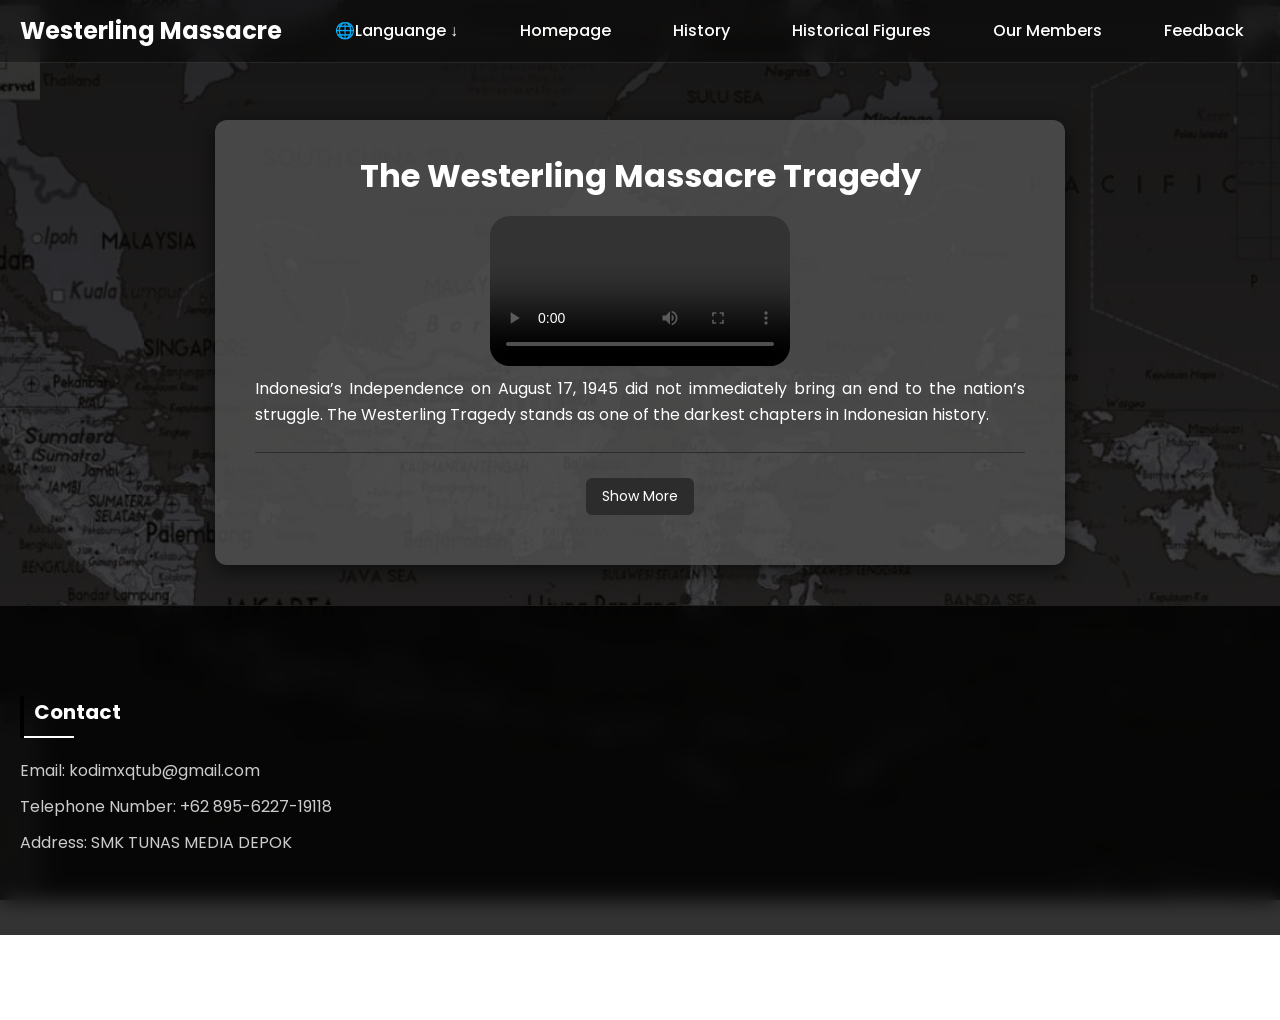
<file: english_sejarah.html>
<!DOCTYPE html>
<html lang="en">
  <head>
    <meta charset="UTF-8" />
    <meta name="viewport" content="width=device-width, initial-scale=1.0" />
    <title>History</title>

    <!-- CSS Responsif Navbar (FILE BARU) -->
    <link rel="stylesheet" href="style/sejarah.css" />
    <link rel="stylesheet" href="style/footer.css" />

    <!-- Font Poppins -->
    <link rel="preconnect" href="https://fonts.googleapis.com" />
    <link rel="preconnect" href="https://fonts.gstatic.com" crossorigin />
    <link
      href="https://fonts.googleapis.com/css2?family=Poppins:ital,wght@0,100;0,200;0,300;0,400;0,500;0,600;0,700;0,800;0,900;1,100;1,200;1,300;1,400;1,500;1,600;1,700;1,800;1,900&display=swap"
      rel="stylesheet"
    />

    <style>
      /* Gaya untuk konten - BIARKAN SEPERTI INI biar temen lu gak bingung */
      .container {
        max-width: 850px;
        margin: 120px auto 40px auto;
        background: #525252d2;
        padding: 30px 40px;
        border-radius: 12px;
        box-shadow: 0 5px 20px rgba(0, 0, 0, 0.6);
      }

      h1 {
        text-align: center;
        color: #ffffff;
        margin-bottom: 15px;
      }

      h3 {
        margin-top: 30px;
        color: #ffffff;
        border-left: 4px solid #000000;
        padding-left: 10px;
      }

      .mini-btn {
        background: #2c2c2c;
        color: #fff;
        padding: 8px 16px;
        border: none;
        border-radius: 6px;
        cursor: pointer;
        font-size: 14px;
        transition: 0.3s;
        display: inline-block;
        margin-top: 5px;
      }

      .mini-btn:hover {
        background: #000000;
      }

      .read-more-btn {
        background: #2c2c2c;
        color: #fff;
        padding: 8px 16px;
        border: none;
        border-radius: 6px;
        cursor: pointer;
        font-size: 14px;
        transition: 0.3s;
        display: block;
        margin: 20px auto;
      }

      .read-more-btn:hover {
        background: #000000;
      }

      .hidden {
        display: none;
      }

      p {
        text-align: justify;
        color: #ffffff;
      }

      .divider {
        margin: 25px 0;
        height: 1px;
        background: #2c2a2a;
      }

      img {
        display: block;
        margin-top: 10px;
        margin-bottom: 10px;
        margin-left: auto;
        margin-right: auto;
        border-radius: 20px;
      }

      video {
        border-radius: 20px;
        display: block;
        width: 300px;
        height: auto;
        margin-left: auto;
        margin-right: auto;
        margin-top: 10px;
        margin-bottom: 10px;
        position: relative;
        z-index: 10;
      }
    </style>
  </head>
  <body>
    <!-- Background Overlay -->
    <section>
      <div class="latar"></div>
    </section>

    <!-- Header & Navigation - SUDAH DIPERBAIKI -->
    <header>
      <div class="isi atas">
        <a href="english.html" class="logo">Westerling Massacre</a>

        <!-- Hamburger Menu -->
        <div class="menu-toggle" id="mobile-menu">
          <span></span>
          <span></span>
          <span></span>
        </div>

        <ul class="menu" id="nav-menu">
          <li class="dropdown">
            <a href="#">🌐Languange ↓</a>
            <div class="dropdown-content">
              <a href="sejarah.html">Indonesian</a>
              <a href="english_sejarah.html">English</a>
            </div>
          </li>
          <li><a href="english.html">Homepage</a></li>
          <li><a href="english_sejarah.html">History</a></li>
          <li><a href="english_daftar_tokoh.html">Historical Figures</a></li>
          <li><a href="english_profile.html">Our Members</a></li>
          <li><a href="english_masukan.html">Feedback</a></li>
        </ul>
      </div>
    </header>

    <!-- Main Content - BIARKAN SEPERTI INI -->
    <div class="container">
      <h1>The Westerling Massacre Tragedy</h1>

      <p>
        <video controls>
          <source
            src="video/Pembantaian Westerling, Sejarah Kelam di Sulawesi Selatan - Historia de Indonesia (720p, h264) (1).mp4"
            type="video/mp4"
          />
        </video>
        Indonesia’s Independence on August 17, 1945 did not immediately bring an
        end to the nation’s struggle. The Westerling Tragedy stands as one of
        the darkest chapters in Indonesian history.
      </p>

      <div class="divider"></div>

      <div id="moreText" class="hidden">
        <h3>
          Initial Conditions of South Sulawesi After Independence (the end of
          1945)
        </h3>
        <button class="mini-btn" onclick="toggleSection('sec1', this)">
          Show More
        </button>
        <div id="sec1" class="hidden">
          <p>
            <img src="image/Setelah.jpg" width="400" height="auto" /><br />
            Following the proclamation of independence in 1945, the people of
            South Sulawesi expressed their support for the Republic of
            Indonesia. In various regions, such as Makassar, Parepare, Bone, and
            Barru, they formed republican governments and resisted Dutch
            attempts to regain power. However, when Allied and Dutch troops
            landed in Makassar in late 1945, the situation began to change.
            <br /><img src="image/nica.jpg" width="400" height="auto" />
            The Dutch, through the NICA (Netherlands Indies Civil
            Administration), attempted to regain control of the region. They
            viewed the popular resistance as a threat to "public order." The
            popular resistance, which employed guerrilla tactics in rural areas,
            made it difficult for the Dutch to control the entire region.
            Therefore, they decided to send special forces trained for this type
            of warfare, the Depot Speciale Troepen (DST).
          </p>
        </div>

        <h3>Arrival of Westerling's Troops (December 1946)</h3>
        <button class="mini-btn" onclick="toggleSection('sec2', this)">
          Show More
        </button>
        <div id="sec2" class="hidden">
          <p>
            <img src="image/raydandpt.jpg" width="400" height="auto" /><br />
            In December 1946, Captain Raymond Westerling and his DST troops
            arrived in Makassar. They arrived with a mission to crush a group
            considered rebels and restore "security" to the South Sulawesi
            region. However, Westerling's methods were utterly inhumane.
            <br /><img src="image/westerling.jpg" width="400" height="auto" />
            Westerling implemented a strategy he called the "Westerling method,"
            an extreme military action involving gathering villagers in a
            village, separating those suspected of involvement, and subjecting
            them to violent interrogations. Anyone deemed guilty was shot on the
            spot without trial. This brutal campaign began in several villages
            around Tremboe (now Pinrang Regency) and then spread to other areas
            such as Suppa, Parepare, Bulukumba, Enrekang, and Bone
          </p>
        </div>

        <h3>Mass Execution (1946 - 1947)</h3>
        <button class="mini-btn" onclick="toggleSection('sec3', this)">
          Show More
        </button>
        <div id="sec3" class="hidden">
          <p>
            <img src="image/operasi.jpg" width="400" height="auto" /><br />
            Westerling's first operation was in Tremboe on December 11, 1946.
            There, the villagers were gathered in the village square early in
            the morning. The DST troops ordered all adult males to line up and
            surrender their weapons. Afterward, they were interrogated one by
            one. Anyone accused of being a member or supporter of the Republic
            was immediately and publicly executed. Many were shot without any
            evidence, based solely on suspicion or one-sided reports. Following
            the operation in Tremboe,
            <br /><img src="image/jalandesa.jpg" width="400" height="auto" />
            Westerling continued his operations in other villages. In each
            village, the same pattern was followed: Dutch troops searched
            residents' homes, burned down houses suspected of harboring
            fighters, and executed anyone accused of involvement in the
            resistance movement. The bodies of the victims were left lying
            without proper burials, as a form of terror to deter other villagers
            from resisting. According to eyewitness accounts, Westerling himself
            often led the executions. He stood before the line of villagers with
            a pistol in his hand and shot the victims one by one in the head.
            These sadistic acts were even witnessed by children and women. In
            some cases, Westerling ordered local soldiers collaborating with the
            Dutch to also shoot, to deter them from disobeying his orders.
          </p>
        </div>

        <h3>Spread to Other Areas (January 1947)</h3>
        <button class="mini-btn" onclick="toggleSection('sec4', this)">
          Show More
        </button>
        <div id="sec4" class="hidden">
          <p>
            <img src="image/jalan2.jpg" width="400" height="auto" /><br />
            In January 1947, Operation DST expanded. The Barru, Enrekang, and
            Bone regions became the next targets. In the Parepare area, hundreds
            of residents were killed simply for their alleged links to the
            Republican guerrilla forces. Villages suspected of harboring
            fighters were razed to the ground. Westerling also formed a local
            spy group tasked with reporting on anyone deemed "anti-Dutch."
            However, these reports were often used for personal revenge,
            resulting in many innocent people being executed. Within a short
            time, thousands of people had become victims. Survivors described
            the operation as being carried out with strict military discipline
            and proceeding with incredible speed. In a single night, entire
            villages could be depopulated. This violence continued for several
            weeks without interruption
          </p>
        </div>

        <h3>Reaction of the Republican Government (January-February 1947)</h3>
        <button class="mini-btn" onclick="toggleSection('sec5', this)">
          Show More
        </button>
        <div id="sec5" class="hidden">
          <p>
            <img src="image/pemerintah.jpg" width="400" height="auto" /><br />
            The Indonesian government, based in Yogyakarta at the time, could do
            little because South Sulawesi was under Dutch occupation. However,
            reports of Westerling's atrocities reached Republican leaders
            through letters and testimonies from refugees. The Republican
            government then strongly condemned these actions and presented them
            as evidence of Dutch war crimes in international forums. Despite
            this, the Dutch continued to try to cover up the incident. They
            claimed that Westerling was only carrying out "security" measures
            against rebels, not a massacre of civilians.
          </p>
        </div>

        <h3>End of Operation (February 1947)</h3>
        <button class="mini-btn" onclick="toggleSection('sec6', this)">
          Show More
        </button>
        <div id="sec6" class="hidden">
          <p>
            <img
              src="image/sialmondpulangjir.jpg"
              width="400"
              height="auto"
            /><br />
            After approximately three months of military operations, Westerling
            reported to his superiors that the situation in South Sulawesi was
            "secure." The operation ended in February 1947, but what remained
            was destruction, grief, and suffering for the people. Thousands of
            families lost their lives, many villages were completely destroyed,
            and deep trauma gripped the local community for years.
            <br /><img src="image/almondbayi.jpg" width="400" height="auto" />
            After the operation, Westerling was never tried for his brutal
            actions. He was even returned to the Netherlands and lived a normal
            life without punishment. This is clear evidence that the Dutch
            colonial government turned a blind eye to these egregious human
            rights violations. Despite this, the Indonesian people have never
            forgotten this event. The tragedy of the Westerling Massacre
            symbolizes the suffering and determination of the Indonesian people
            in defending their independence from colonial rule.
          </p>
        </div>
      </div>

      <button class="read-more-btn" onclick="toggleReadMore()" id="btnText">
        Show More
      </button>
    </div>
    <footer>
      <div class="isi">
        <div class="isi-footer">
          <div class="kolom-footer">
            <h3>Contact</h3>
            <p>Email: kodimxqtub@gmail.com</p>
            <p>Telephone Number: +62 895-6227-19118</p>
            <p>Address: SMK TUNAS MEDIA DEPOK</p>
          </div>
        </div>
      </div>
    </footer>

    <!-- JavaScript - GUNAKAN YANG SUDAH ADA -->
    <script src="js/script.js"></script>

    <script>
      // tambahan buat lanjut dan sembunyikan
      function toggleSection(id, btn) {
        const section = document.getElementById(id);
        section.classList.toggle("hidden");

        // Ubah teks tombol
        if (section.classList.contains("hidden")) {
          btn.textContent = "Show More";
        } else {
          btn.textContent = "Show Less";
        }
      }
      // Script untuk konten (biarkan seperti ini)
      function toggleReadMore() {
        const content = document.getElementById("moreText");
        const btn = document.getElementById("btnText");

        if (content.classList.contains("hidden")) {
          content.classList.remove("hidden");
          btn.innerText = "Show Less";
        } else {
          content.classList.add("hidden");
          btn.innerText = "Show More";
          window.scrollTo({ top: 0, behavior: "smooth" });
        }
      }
    </script>
  </body>
</html>
</file>
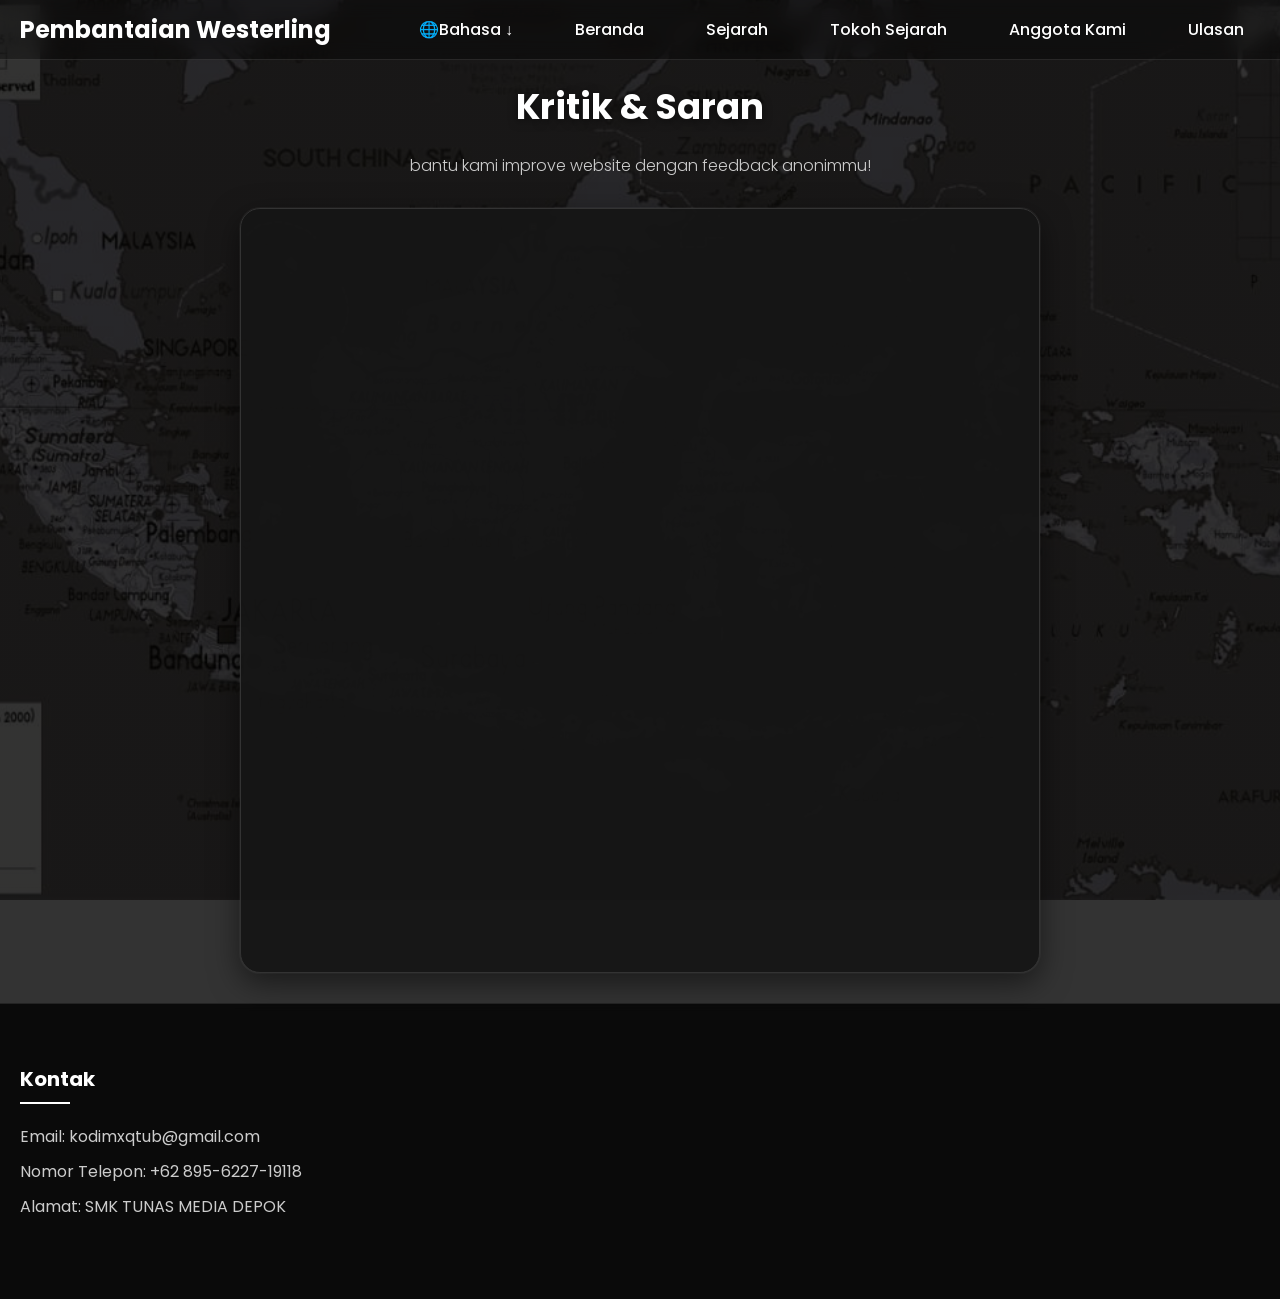
<file: masukan.html>
<!DOCTYPE html>
<html lang="id">
  <head>
    <meta charset="UTF-8" />
    <meta name="viewport" content="width=device-width, initial-scale=1.0" />
    <title>Ulasan</title>
    <!-- link css styling masukan.css -->
    <link rel="stylesheet" href="style/masukan.css" />
    <link rel="stylesheet" href="style/footer.css" />
    <!-- link css styling masukan.css -->

    <!-- link font poppins -->
    <link rel="preconnect" href="https://fonts.googleapis.com" />
    <link rel="preconnect" href="https://fonts.gstatic.com" crossorigin />
    <link
      href="https://fonts.googleapis.com/css2?family=Exo+2:ital,wght@0,100..900;1,100..900&family=Lato:wght@400;700&family=Montserrat:ital,wght@0,100..900;1,100..900&family=Poppins:ital,wght@0,100;0,200;0,300;0,400;0,500;0,600;0,700;0,800;0,900;1,100;1,200;1,300;1,400;1,500;1,600;1,700;1,800;1,900&family=Roboto:ital,wght@0,100..900;1,100..900&display=swap"
      rel="stylesheet"
    />
    <link rel="stylesheet" href="style/footer.css" />
    <!-- link font poppins -->
  </head>
  <body>
    <!-- buat navbar atas sudah support hp juga -->
    <header>
      <div class="isi atas">
        <a href="index.html" class="logo">Pembantaian Westerling</a>

        <!-- Hamburger Menu -->
        <div class="menu-toggle" id="mobile-menu">
          <span></span>
          <span></span>
          <span></span>
        </div>

        <ul class="menu" id="nav-menu">
          <li class="dropdown">
            <a href="#">🌐Bahasa ↓</a>
            <div class="dropdown-content">
              <a href="masukan.html">Indonesian</a>
              <a href="english_masukan.html">english</a>
            </div>
          </li>
          <li><a href="index.html">Beranda</a></li>
          <li><a href="sejarah.html">Sejarah</a></li>
          <li><a href="daftar_tokoh.html">Tokoh Sejarah</a></li>
          <li><a href="profile.html">Anggota Kami</a></li>
          <li><a href="masukan.html">Ulasan</a></li>
        </ul>
      </div>
    </header>
    <!-- buat navbar atas sudah support hp juga -->

    <!-- khusus iframe style  -->
    <main>
      <h1 class="feedback-title">Kritik & Saran</h1>
      <p class="feedback-subtitle">
        bantu kami improve website dengan feedback anonimmu!
      </p>

      <div class="form-container">
        <iframe
          src="https://docs.google.com/forms/d/e/1FAIpQLSfqRyMHdQRuW40GUH6-TgYqq_drerfQhEj_395RU0RIrI9sTw/viewform?embedded=true"
          width="640"
          height="381"
          frameborder="0"
          marginheight="0"
          marginwidth="0"
          >Memuat…</iframe
        >
      </div>
    </main>
    <footer>
      <div class="isi">
        <div class="isi-footer">
          <div class="kolom-footer">
            <h3>Kontak</h3>
            <p>Email: kodimxqtub@gmail.com</p>
            <p>Nomor Telepon: +62 895-6227-19118</p>
            <p>Alamat: SMK TUNAS MEDIA DEPOK</p>
          </div>
        </div>
      </div>
    </footer>
    <!-- sript js js/script.js navbar ama index.html -->
    <script src="js/script.js"></script>
  </body>
</html>
</file>
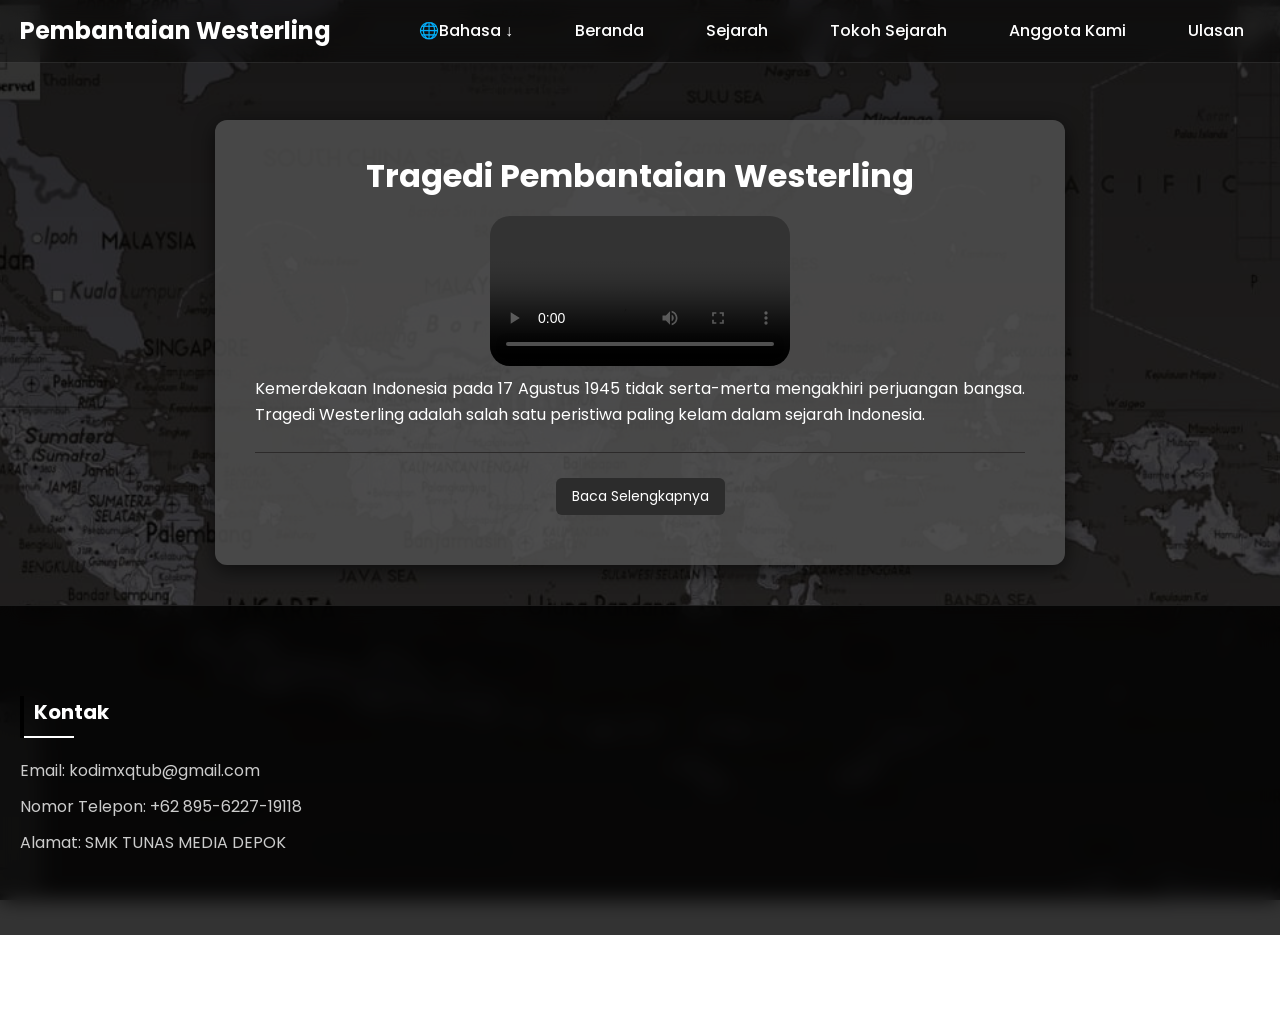
<file: sejarah.html>
<!DOCTYPE html>
<html lang="id">
  <head>
    <meta charset="UTF-8" />
    <meta name="viewport" content="width=device-width, initial-scale=1.0" />
    <title>Sejarah</title>

    <!-- CSS Responsif Navbar (FILE BARU) -->
    <link rel="stylesheet" href="style/sejarah.css" />
    <link rel="stylesheet" href="style/footer.css" />

    <!-- Font Poppins -->
    <link rel="preconnect" href="https://fonts.googleapis.com" />
    <link rel="preconnect" href="https://fonts.gstatic.com" crossorigin />
    <link
      href="https://fonts.googleapis.com/css2?family=Poppins:ital,wght@0,100;0,200;0,300;0,400;0,500;0,600;0,700;0,800;0,900;1,100;1,200;1,300;1,400;1,500;1,600;1,700;1,800;1,900&display=swap"
      rel="stylesheet"
    />

    <style>
      /* Gaya untuk konten - BIARKAN SEPERTI INI biar temen lu gak bingung */
      .container {
        max-width: 850px;
        margin: 120px auto 40px auto;
        background: #525252d2;
        padding: 30px 40px;
        border-radius: 12px;
        box-shadow: 0 5px 20px rgba(0, 0, 0, 0.6);
      }

      h1 {
        text-align: center;
        color: #ffffff;
        margin-bottom: 15px;
      }

      h3 {
        margin-top: 30px;
        color: #ffffff;
        border-left: 4px solid #000000;
        padding-left: 10px;
      }

      .mini-btn {
        background: #2c2c2c;
        color: #fff;
        padding: 8px 16px;
        border: none;
        border-radius: 6px;
        cursor: pointer;
        font-size: 14px;
        transition: 0.3s;
        display: inline-block;
        margin-top: 20px;
      }

      .mini-btn:hover {
        background: #000000;
      }

      .read-more-btn {
        background: #2c2c2c;
        color: #fff;
        padding: 8px 16px;
        border: none;
        border-radius: 6px;
        cursor: pointer;
        font-size: 14px;
        transition: 0.3s;
        display: block;
        margin: 20px auto;
      }

      .read-more-btn:hover {
        background: #000000;
      }
      .hidden {
        display: none;
      }

      p {
        text-align: justify;
        color: #ffffff;
      }

      .divider {
        margin: 25px 0;
        height: 1px;
        background: #2c2a2a;
      }

      img {
        display: block;
        margin-top: 10px;
        margin-bottom: 10px;
        margin-left: auto;
        margin-right: auto;
        border-radius: 20px;
      }

      video {
        border-radius: 20px;
        display: block;
        width: 300px;
        height: auto;
        margin-left: auto;
        margin-right: auto;
        margin-top: 10px;
        margin-bottom: 10px;
        position: relative;
        z-index: 10;
      }
    </style>
  </head>
  <body>
    <!-- Background Overlay -->
    <section>
      <div class="latar"></div>
    </section>

    <!-- Header & Navigation - SUDAH DIPERBAIKI -->
    <header>
      <div class="isi atas">
        <a href="index.html" class="logo">Pembantaian Westerling</a>

        <!-- Hamburger Menu -->
        <div class="menu-toggle" id="mobile-menu">
          <span></span>
          <span></span>
          <span></span>
        </div>

        <ul class="menu" id="nav-menu">
          <li class="dropdown">
            <a href="#">🌐Bahasa ↓</a>
            <div class="dropdown-content">
              <a href="sejarah.html">Indonesian</a>
              <a href="english_sejarah.html">English</a>
            </div>
          </li>
          <li><a href="index.html">Beranda</a></li>
          <li><a href="sejarah.html">Sejarah</a></li>
          <li><a href="daftar_tokoh.html">Tokoh Sejarah</a></li>
          <li><a href="profile.html">Anggota Kami</a></li>
          <li><a href="masukan.html">Ulasan</a></li>
        </ul>
      </div>
    </header>

    <!-- Main Content - BIARKAN SEPERTI INI -->
    <div class="container">
      <h1>Tragedi Pembantaian Westerling</h1>

      <p>
        <video controls>
          <source
            src="video/Pembantaian Westerling, Sejarah Kelam di Sulawesi Selatan - Historia de Indonesia (720p, h264) (1).mp4"
            type="video/mp4"
          />
        </video>

        Kemerdekaan Indonesia pada 17 Agustus 1945 tidak serta-merta mengakhiri
        perjuangan bangsa. Tragedi Westerling adalah salah satu peristiwa paling
        kelam dalam sejarah Indonesia.
      </p>

      <div class="divider"></div>

      <div id="moreText" class="hidden">
        <h3>
          Kondisi Awal Sulawesi Selatan Setelah Kemerdekaan (akhir tahun 1945)
        </h3>
        <button class="mini-btn" onclick="toggleSection('sec1', this)">
          Baca Selengkapnya
        </button>
        <div id="sec1" class="hidden">
          <p>
            <img src="image/Setelah.jpg" width="400" height="auto" /><br />
            Setelah proklamasi kemerdekaan 1945, rakyat Sulawesi Selatan
            menyatakan dukungannya terhadap Republik Indonesia. Di berbagai
            daerah seperti Makassar, Parepare, Bone, dan Barru, rakyat membentuk
            pemerintahan Republik dan melakukan perlawanan terhadap upaya
            Belanda yang ingin kembali berkuasa. Namun, ketika pasukan Sekutu
            dan Belanda mendarat di Makassar pada akhir tahun 1945, situasi
            mulai berubah.<br /><img
              src="image/nica.jpg"
              width="400"
              height="auto"
            />
            Belanda, melalui NICA (<i
              >Nederlandsch-Indische Civiele Administratie</i
            >), berusaha merebut kembali kendali pemerintahan di daerah
            tersebut. Mereka menganggap perlawanan rakyat sebagai ancaman
            terhadap “ketertiban umum”. Perlawanan rakyat yang menggunakan
            taktik gerilya di pedesaan membuat Belanda kesulitan menguasai
            seluruh wilayah. Karena itu, mereka memutuskan untuk mengirim
            pasukan khusus yang terlatih menghadapi perang semacam ini, yaitu
            <i>Depot Speciale Troepen</i> (DST).
          </p>
        </div>

        <h3>Kedatangan Pasukan Westerling (Desember 1946)</h3>
        <button class="mini-btn" onclick="toggleSection('sec2', this)">
          Baca Selengkapnya
        </button>
        <div id="sec2" class="hidden">
          <p>
            <img src="image/raydandpt.jpg" width="400" height="auto" /><br />
            Pada bulan Desember 1946, Kapten Raymond Westerling beserta pasukan
            <i>Depot Speciale Troepen</i> (DST) tiba di Makassar. Mereka datang
            dengan misi untuk menumpas kelompok yang dianggap pemberontak dan
            mengembalikan “keamanan” di wilayah Sulawesi Selatan. Namun, cara
            yang digunakan Westerling sama sekali tidak manusiawi.<br />
            <img src="image/westerling.jpg" width="400" height="auto" />
            Westerling menerapkan strategi yang disebutnya “<i
              >Westerling Methode</i
            >”, yaitu tindakan militer ekstrem dengan cara mengumpulkan penduduk
            di suatu desa, memisahkan mereka yang dicurigai, lalu melakukan
            interogasi dengan kekerasan. Siapa pun yang dianggap bersalah akan
            ditembak mati di tempat tanpa pengadilan. Aksi brutal ini dimulai di
            beberapa desa di sekitar Tremboe (sekarang Kabupaten Pinrang), lalu
            meluas ke wilayah Suppa, Parepare, Bulukumba, Enrekang, dan Bone.
            Setiap daerah yang didatangi pasukan DST menjadi sasaran operasi
            keras dan tidak berperikemanusiaan.
          </p>
        </div>

        <h3>Eksekusi Massal(1946 - 1947)</h3>
        <button class="mini-btn" onclick="toggleSection('sec3', this)">
          Baca Selengkapnya
        </button>
        <div id="sec3" class="hidden">
          <p>
            <img src="image/operasi.jpg" width="400" height="auto" /><br />
            Operasi pertama dilakukan Westerling di Tremboe pada 11 Desember
            1946. Di tempat ini, penduduk dikumpulkan di lapangan desa pada pagi
            hari. Pasukan DST memerintahkan semua laki-laki dewasa untuk
            berbaris dan menyerahkan senjata. Setelah itu, mereka diinterogasi
            satu per satu. Siapa pun yang dituduh sebagai anggota atau pendukung
            Republik langsung dieksekusi di depan umum. Banyak dari mereka yang
            ditembak tanpa bukti apa pun, hanya berdasarkan dugaan atau laporan
            sepihak. Setelah operasi di Tremboe,
            <br /><img src="image/jalandesa.jpg" width="400" height="auto" />
            Westerling melanjutkan aksinya ke desa-desa lain. Di setiap desa,
            pola yang sama selalu terjadi pasukan Belanda menggeledah rumah
            penduduk, membakar rumah yang dicurigai menampung pejuang, serta
            mengeksekusi siapa pun yang dituduh terlibat dalam gerakan
            perlawanan. Mayat korban dibiarkan tergeletak tanpa dikubur dengan
            layak, sebagai bentuk teror agar penduduk desa lain takut untuk
            melawan. Menurut laporan dari berbagai saksi mata, Westerling
            sendiri sering memimpin langsung eksekusi tersebut. Ia berdiri di
            depan barisan penduduk dengan pistol di tangannya dan menembak
            korban satu per satu di kepala. Aksi sadis ini bahkan disaksikan
            oleh anak-anak dan perempuan. Dalam beberapa kasus, Westerling
            memerintahkan tentara lokal yang bekerja sama dengan Belanda untuk
            ikut menembak, agar mereka merasa takut melawan perintahnya
          </p>
        </div>

        <h3>Menyebar Ke Daerah Lain (Januari 1947)</h3>
        <button class="mini-btn" onclick="toggleSection('sec4', this)">
          Baca Selengkapnya
        </button>
        <div id="sec4" class="hidden">
          <p>
            <img src="image/jalan2.jpg" width="400" height="auto" /><br />
            Pada bulan Januari 1947, operasi DST semakin meluas. Wilayah Barru,
            Enrekang, dan Bone menjadi sasaran berikutnya. Di daerah Parepare,
            ratusan penduduk dibunuh hanya karena dianggap berhubungan dengan
            pasukan gerilya Republik. Desa-desa yang dicurigai menjadi tempat
            persembunyian pejuang dibumihanguskan. Westerling juga membentuk
            kelompok mata-mata lokal yang bertugas melaporkan siapa saja yang
            dianggap “anti-Belanda”. Namun, laporan tersebut sering digunakan
            untuk balas dendam pribadi, sehingga banyak orang yang tidak
            bersalah akhirnya dieksekusi. Dalam waktu singkat, ribuan orang
            menjadi korban. Penduduk yang selamat menceritakan bahwa operasi
            dilakukan dengan disiplin militer yang tinggi dan berlangsung sangat
            cepat. Dalam satu malam, satu desa bisa habis penduduknya. Aksi
            kekerasan ini berlangsung terus-menerus selama beberapa minggu tanpa
            henti.
          </p>
        </div>

        <h3>Reaksi Pemerintah Republik (Januari-Februari 1947)</h3>
        <button class="mini-btn" onclick="toggleSection('sec5', this)">
          Baca Selengkapnya
        </button>
        <div id="sec5" class="hidden">
          <p>
            <img src="image/pemerintah.jpg" width="400" height="auto" /><br />
            Pemerintah Republik Indonesia yang berkedudukan di Yogyakarta saat
            itu tidak bisa berbuat banyak karena Sulawesi Selatan berada di
            bawah pendudukan Belanda. Namun, laporan mengenai kekejaman
            Westerling sampai ke tangan para pemimpin Republik melalui surat dan
            kesaksian para pengungsi. Pemerintah Republik kemudian mengecam
            keras tindakan tersebut dan menjadikannya bukti kejahatan perang
            Belanda di forum internasional. Meskipun begitu, Belanda tetap
            berusaha menutupi peristiwa tersebut. Mereka mengklaim bahwa
            Westerling hanya melakukan tindakan “keamanan” untuk melawan
            pemberontak, bukan pembantaian terhadap rakyat sipil.
          </p>
        </div>

        <h3>Akhir Operasi (1947 Februari)</h3>
        <button class="mini-btn" onclick="toggleSection('sec6', this)">
          Baca Selengkapnya
        </button>
        <div id="sec6" class="hidden">
          <p>
            <img
              src="image/sialmondpulangjir.jpg"
              width="400"
              height="auto"
            /><br />
            Setelah sekitar tiga bulan melakukan operasi militer, Westerling
            melaporkan kepada atasannya bahwa situasi di Sulawesi Selatan sudah
            “aman”. Operasi berakhir pada Februari 1947, namun yang tersisa
            hanyalah kehancuran, duka, dan penderitaan rakyat. Ribuan keluarga
            kehilangan anggota, banyak desa hancur total, dan trauma mendalam
            menyelimuti masyarakat setempat selama bertahun-tahun.
            <br /><img src="image/almondbayi.jpg" width="400" height="auto" />
            Setelah operasi berakhir, Westerling tidak pernah diadili atas
            tindakan brutalnya. Ia bahkan dipulangkan ke Belanda dan menjalani
            kehidupan normal tanpa hukuman. Hal ini menjadi bukti nyata bahwa
            pemerintah kolonial Belanda menutup mata terhadap pelanggaran hak
            asasi manusia yang sangat berat. Meskipun demikian, rakyat Indonesia
            tidak pernah melupakan peristiwa ini. Tragedi Pembantaian Westerling
            menjadi simbol penderitaan dan keteguhan rakyat Indonesia dalam
            mempertahankan kemerdekaan dari penjajahan.
          </p>
        </div>
      </div>

      <button class="read-more-btn" onclick="toggleReadMore()" id="btnText">
        Baca Selengkapnya
      </button>
    </div>
    <footer>
      <div class="isi">
        <div class="isi-footer">
          <div class="kolom-footer">
            <h3>Kontak</h3>
            <p>Email: kodimxqtub@gmail.com</p>
            <p>Nomor Telepon: +62 895-6227-19118</p>
            <p>Alamat: SMK TUNAS MEDIA DEPOK</p>
          </div>
        </div>
      </div>
    </footer>

    <!-- JavaScript - GUNAKAN YANG SUDAH ADA -->
    <script src="js/script.js"></script>

    <script>
      // tambahan buat lanjut dan sembunyikan
      function toggleSection(id, btn) {
        const section = document.getElementById(id);
        section.classList.toggle("hidden");

        // Ubah teks tombol
        if (section.classList.contains("hidden")) {
          btn.textContent = "Baca Selengkapnya";
        } else {
          btn.textContent = "Sembunyikan";
        }
      }
      // Script untuk konten (biarkan seperti ini)
      function toggleReadMore() {
        const content = document.getElementById("moreText");
        const btn = document.getElementById("btnText");

        if (content.classList.contains("hidden")) {
          content.classList.remove("hidden");
          btn.innerText = "Sembunyikan";
        } else {
          content.classList.add("hidden");
          btn.innerText = "Baca Selengkapnya";
          window.scrollTo({ top: 0, behavior: "smooth" });
        }
      }
    </script>
  </body>
</html>
</file>
<file: style/index.css>
/* ini buat teks web ini menceritakan gerak fed in */
.teks-tengah {
  opacity: 0;
  transform: translateY(30px);
  animation: fadeInUp 1s ease forwards 0.5s;
  -webkit-animation: fadeInUp 1s ease forwards 0.5s;
}

@keyframes fadeInUp {
  to {
    opacity: 1;
    transform: translateY(0);
  }
}
/* ini buat teks web ini menceritakan gerak fed in */

/* teks welcome */
.welcome-teks {
  font-size: 48px;
  animation: fadeInUp 1.5s ease-out;
  opacity: 0;
  animation-fill-mode: forwards;
  font-size: 48px;
  animation: fadeInUp 1.5s ease-out;
  opacity: 0;
  animation-fill-mode: forwards;
}

@keyframes fadeInUp {
  from {
    opacity: 0;
    transform: translateY(30px);
  }
  to {
    opacity: 1;
    transform: translateY(0);
  }
}
/* teks welcome */

.dropdown-content {
  margin-top: 7px;
  border-radius: 10px;
  color: rgba(255, 255, 255, 0.1);
  display: none;
  position: absolute;
  background-color: rgba(255, 255, 255, 0.1);
  min-width: 180px;
  z-index: 1;
}

.dropdown-content a {
  display: block;
  color: rgba(255, 255, 255, 0.1);
  padding: 10px;
  text-decoration: none;
}

.dropdown-content a:hover {
  background-color: rgba(255, 255, 255, 0.1);
}

.dropdown:hover .dropdown-content {
  display: block;
}
</file>
<file: style/footer.css>
footer {
  background-color: rgba(0, 0, 0, 0.8);
  backdrop-filter: blur(10px);
  padding: 60px 0 30px;
  border-top: 1px solid rgba(255, 255, 255, 0.1);
}

.isi-footer {
  display: grid;
  grid-template-columns: repeat(auto-fit, minmax(250px, 1fr));
  gap: 40px;
  margin-bottom: 40px;
}

.kolom-footer h3 {
  font-size: 20px;
  margin-bottom: 20px;
  position: relative;
  padding-bottom: 10px;
}

.kolom-footer h3::after {
  content: "";
  position: absolute;
  left: 0;
  bottom: 0;
  width: 50px;
  height: 2px;
  background-color: white;
}

.kolom-footer p,
.kolom-footer a {
  color: #ccc;
  margin-bottom: 10px;
  display: block;
  text-decoration: none;
  transition: color 0.3s;
}

.kolom-footer a:hover {
  color: white;
}
</file>
<file: style/daftar_tokoh.css>
* {
  margin: 0px;
  padding: 0px;
  box-sizing: border-box;
  scroll-behavior: smooth;
  font-family: "Poppins", sans-serif;
}

body {
  background-image: url("../image/PETA.jpeg");
  background-size: cover;
  background-position: center;
  background-attachment: fixed;
  /* position: relative; */
  /* padding-top: 80px; */
  color: white;
  line-height: 1.6;
  overflow-x: hidden;
  min-height: 100vh;
  /* margin: 0; */
}

body::before {
  content: "";
  /* ini jier yang ngebuat setengah gelap layar bangkep */
  position: fixed;
  top: 0;
  left: 0;
  width: 100%;
  height: 100%;
  background-color: rgba(0, 0, 0, 0.705);
  z-index: -1;
}

/* ini bagian navbar gw aja yaa lu fokus ke chard aja */
.latar {
  position: fixed;
  top: 0;
  left: 0;
  width: 100%;
  height: 100%;
  background: linear-gradient(rgba(0, 0, 0, 0.807), rgba(0, 0, 0, 0.7));
  z-index: -1;
}

.isi {
  max-width: 1500px;
  margin: 0 auto;
  padding: 0 20px;
}

.dropdown-content {
  margin-top: 7px;
  border-radius: 10px;
  color: rgba(255, 255, 255, 0.1);
  display: none;
  position: absolute;
  background-color: rgba(0, 0, 0, 0.336);
  min-width: 180px;
  z-index: 1;
}

.dropdown-content a {
  display: block;
  color: rgba(255, 255, 255, 0.1);
  padding: 10px;
  text-decoration: none;
}

.dropdown-content a:hover {
  background-color: rgba(255, 255, 255, 0.1);
}

.dropdown:hover .dropdown-content {
  display: block;
}

/* navbar */
header {
  /* ini cui kampret bet gw cariin bagian navbar item ireng  */
  background-color: rgba(0, 0, 0, 0.336);
  backdrop-filter: blur(10px);
  position: fixed;
  width: 100%;
  z-index: 1000;
  padding: 15px 0;
  border-bottom: 1px solid rgba(255, 255, 255, 0.1);
  top: 0;
}

.atas {
  display: flex;
  justify-content: space-between;
  align-items: center;
}

.logo {
  font-size: 24px;
  font-weight: bold;
  color: white;
  text-decoration: none;
}

/* ini bagian layar dekstopnya cuiii yahah puyeng ah */
.menu {
  display: flex;
  list-style: none;
}

.menu {
  display: flex;
  list-style: none;
}

.menu li {
  margin-left: 30px;
}

.menu a {
  color: white;
  text-decoration: none;
  font-weight: 500;
  transition: color 0.3s;
  padding: 8px 16px;
  border-radius: 5px;
}

.menu a:hover {
  color: #ccc;
  background: rgba(255, 255, 255, 0.1);
}

/* ini bagian navbar gw aja yaa lu fokus ke chard aja */
/* sekarang mobile menu nya cui yahaha  */
.menu-toggle {
  display: none;
  flex-direction: column;
  cursor: pointer;
}

.menu-toggle span {
  width: 25px;
  height: 3px;
  background: white;
  margin: 3px 0;
  transition: 0.3s;
}

/* fixing ahh */
@media (max-width: 768px) {
  .menu-toggle {
    display: flex;
  }

  .menu {
    position: fixed;
    top: 70px;
    left: -100%;
    width: 100%;
    height: calc(100vh - 70px);
    background: rgba(0, 0, 0, 0.9);
    backdrop-filter: blur(20px);
    flex-direction: column;
    align-items: center;
    justify-content: flex-start;
    padding-top: 50px;
    transition: left 0.3s ease;
  }

  .menu.active {
    left: 0;
  }

  .menu li {
    margin: 15px 0;
  }

  .menu a {
    font-size: 18px;
    padding: 12px 30px;
  }

  .logo {
    font-size: 20px;
  }

  .header-nav {
    padding: 12px 0;
  }
}

header {
  padding: 12px 0;
}

@media (max-width: 480px) {
  .isi {
    padding: 0 15px;
  }
  .logo {
    font-size: 18px;
  }
}

/* sekarang mobile menu nya cui yahaha  */
</file>
<file: style/masukan.css>
* {
  margin: 0px;
  padding: 0px;
  box-sizing: border-box;
  scroll-behavior: smooth;
  font-family: "Poppins", sans-serif;
}

/* styling  furqon tu spasi 3 kali buat jarak :V */

/* header */
/* isi,atas,logo,menu,menutogle,mobilemenu,menu,navmenu */
/* navbar mobile + dekstop */
header {
  /* ini cui kampret bet gw cariin bagian navbar item ireng  */
  background-color: rgba(0, 0, 0, 0.336);
  backdrop-filter: blur(10px);
  position: fixed;
  width: 100%;
  z-index: 1000;
  padding: 15px 0;
  border-bottom: 1px solid rgba(255, 255, 255, 0.1);
  top: 0;
}

.isi {
  max-width: 1500px;
  margin: 0 auto;
  padding: 0 20px;
}

.dropdown-content {
  margin-top: 7px;
  border-radius: 10px;
  color: rgb(255, 255, 255);
  display: none;
  position: absolute;
  background-color: rgba(0, 0, 0, 0.336);
  min-width: 180px;
  z-index: 1;
}

.dropdown-content a {
  display: block;
  color: rgba(255, 255, 255, 0.1);
  padding: 10px;
  text-decoration: none;
}

.dropdown-content a:hover {
  background-color: rgba(255, 255, 255, 0.1);
}

.dropdown:hover .dropdown-content {
  display: block;
}

.atas {
  display: flex;
  justify-content: space-between;
  align-items: center;
}

.logo {
  font-size: 24px;
  font-weight: bold;
  color: white;
  text-decoration: none;
}

.menu {
  display: flex;
  list-style: none;
}

.menu li {
  margin-left: 30px;
}

.menu a {
  color: white;
  text-decoration: none;
  font-weight: 500;
  transition: color 0.3s;
  padding: 8px 16px;
  border-radius: 5px;
}
/* disini dah keliatan perbedaanya navbar sejejer
dengan teks, ga kelebihan */

.menu a:hover {
  color: #ccc;
  background: rgba(255, 255, 255, 0.1);
}
/* navbar dah mulai rapih teks nya dah putih */

.menu-toggle {
  display: none;
  flex-direction: column;
  cursor: pointer;
}
/* kbagian styling biar smooth */

.menu-toggle span {
  width: 25px;
  height: 3px;
  background: white;
  margin: 3px 0;
  transition: 0.3s;
}

@media (max-width: 768px) {
  .menu-toggle {
    display: flex;
  }

  .menu {
    position: fixed;
    top: 70px;
    left: -100%;
    width: 100%;
    height: calc(100vh - 70px);
    background: rgba(0, 0, 0, 0.9);
    backdrop-filter: blur(20px);
    flex-direction: column;
    align-items: center;
    justify-content: flex-start;
    padding-top: 50px;
    transition: left 0.3s ease;
  }

  /* dicari class nya ga nemu ternyata ada di index.html soalnya ngehubung :V */
  /* ini buat liat navbar hp pas diklik */
  .menu.active {
    left: 0;
  }

  /* buat kasih jarak ternyata si navbar mobilenya hahah */
  .menu li {
    margin: 15px 0;
  }

  .menu a {
    font-size: 18px;
    padding: 12px 30px;
  }

  .logo {
    font-size: 20px;
  }

  .header-nav {
    padding: 12px 0;
  }
}

header {
  padding: 12px 0;
}

@media (max-width: 480px) {
  .isi {
    padding: 0 15px;
  }

  .logo {
    font-size: 18px;
  }
}
/* navbar mobile + dekstop */
/* okeh dah selesai bagian navbar atas */

body {
  margin: 0;
  min-height: 100vh;
  background: linear-gradient(rgba(0, 0, 0, 0.8), rgba(0, 0, 0, 0.8)),
    url("../image/PETA.jpeg") center/cover fixed;
  color: #fff;
  padding-top: 80px;
}

/* ==================== */
/* FEEDBACK CONTAINER - IMPROVED */
/* ==================== */
.form-container {
  width: 95%;
  max-width: 800px;
  height: 85vh;
  margin: 30px auto;
  padding: 25px;
  background: rgba(22, 22, 22, 0.95);
  border: 1px solid #333;
  border-radius: 20px;
  overflow: hidden;
  box-shadow: 0 10px 30px rgba(0, 0, 0, 0.5),
    0 0 0 1px rgba(255, 255, 255, 0.05);
  transition: all 0.3s ease;
  position: relative;
}

/* Glow effect on hover */
.form-container:hover {
  box-shadow: 0 15px 40px rgba(0, 0, 0, 0.6), 0 0 20px rgba(255, 255, 255, 0.1);
  transform: translateY(-5px);
  border-color: #444;
}

/* Iframe styling */
.form-container iframe {
  width: 100%;
  height: 100%;
  border: none;
  border-radius: 10px;
  background: transparent;
}

/* Custom scrollbar for iframe */
.form-container iframe::-webkit-scrollbar {
  width: 8px;
}

.form-container iframe::-webkit-scrollbar-track {
  background: #1a1a1a;
  border-radius: 10px;
}

.form-container iframe::-webkit-scrollbar-thumb {
  background: #444;
  border-radius: 10px;
}

.form-container iframe::-webkit-scrollbar-thumb:hover {
  background: #555;
}

/* ==================== */
/* FEEDBACK TITLE - ADDED */
/* ==================== */
.feedback-title {
  text-align: center;
  margin-bottom: 20px;
  color: white;
  font-size: 2.2rem;
  text-shadow: 0 2px 10px rgba(0, 0, 0, 0.5);
}

.feedback-subtitle {
  text-align: center;
  margin-bottom: 30px;
  color: #ccc;
  font-size: 1rem;
  font-weight: 300;
}

/* ==================== */
/* RESPONSIVE DESIGN */
/* ==================== */
@media (max-width: 768px) {
  .menu-toggle {
    display: flex;
  }

  .menu {
    position: fixed;
    top: 70px;
    left: -100%;
    width: 100%;
    height: calc(100vh - 70px);
    background: rgba(0, 0, 0, 0.95);
    backdrop-filter: blur(20px);
    flex-direction: column;
    align-items: center;
    justify-content: flex-start;
    padding-top: 50px;
    transition: left 0.3s ease;
  }

  .menu.active {
    left: 0;
  }

  .menu li {
    margin: 15px 0;
  }

  .menu a {
    font-size: 18px;
    padding: 12px 30px;
  }

  .logo {
    font-size: 20px;
  }

  /* Mobile optimization for form */
  .form-container {
    height: 75vh;
    margin: 20px auto;
    padding: 15px;
    border-radius: 15px;
  }

  .feedback-title {
    font-size: 1.8rem;
  }

  .feedback-subtitle {
    font-size: 0.9rem;
  }
}

@media (max-width: 480px) {
  .isi {
    padding: 0 15px;
  }

  .logo {
    font-size: 18px;
  }

  .form-container {
    height: 70vh;
    padding: 10px;
  }

  .feedback-title {
    font-size: 1.5rem;
  }
}
</file>
<file: style/sejarah.css>
/* sejarah.css - SAMA PERSIS DENGAN INDEX */
* {
  margin: 0;
  padding: 0;
  box-sizing: border-box;
  scroll-behavior: smooth;
  font-family: "Poppins", sans-serif;
}

body {
  background-image: url("../image/PETA.jpeg");
  background-size: cover;
  background-position: center;
  background-attachment: fixed;
  color: white;
  line-height: 1.6;
  overflow-x: hidden;
  min-height: 100vh;
}

.latar {
  position: fixed;
  top: 0;
  left: 0;
  width: 100%;
  height: 100%;
  background: linear-gradient(rgba(0, 0, 0, 0.807), rgba(0, 0, 0, 0.7));
  z-index: -1;
}

.isi {
  max-width: 1500px;
  margin: 0 auto;
  padding: 0 20px;
}

/* ==================== */
/* HEADER & NAVBAR STYLES - SAMA PERSIS DENGAN INDEX */
/* ==================== */

header {
  background-color: rgba(0, 0, 0, 0.336);
  backdrop-filter: blur(10px);
  position: fixed;
  width: 100%;
  z-index: 1000;
  padding: 15px 0;
  border-bottom: 1px solid rgba(255, 255, 255, 0.1);
  top: 0;
}

.atas {
  display: flex;
  justify-content: space-between;
  align-items: center;
}

.logo {
  font-size: 24px;
  font-weight: bold;
  color: white;
  text-decoration: none;
}

/* MENU DESKTOP */
.menu {
  display: flex;
  list-style: none;
}

.menu li {
  margin-left: 30px;
}

.menu a {
  color: white;
  text-decoration: none;
  font-weight: 500;
  transition: color 0.3s;
  padding: 8px 16px;
  border-radius: 5px;
}

.menu a:hover {
  color: #ccc;
  background: rgba(255, 255, 255, 0.1);
}

/* HAMBURGER MENU MOBILE - SAMA PERSIS DENGAN INDEX */
.menu-toggle {
  display: none;
  flex-direction: column;
  cursor: pointer;
}

.menu-toggle span {
  width: 25px;
  height: 3px;
  background: white;
  margin: 3px 0;
  transition: 0.3s;
}

/* ==================== */
/* RESPONSIVE FIXES - MOBILE - SAMA PERSIS DENGAN INDEX */
/* ==================== */

@media (max-width: 768px) {
  .menu-toggle {
    display: flex;
  }

  .menu {
    position: fixed;
    top: 70px;
    left: -100%;
    width: 100%;
    height: calc(100vh - 70px);
    background: rgba(0, 0, 0, 0.9);
    backdrop-filter: blur(20px);
    flex-direction: column;
    align-items: center;
    justify-content: flex-start;
    padding-top: 50px;
    transition: left 0.3s ease;
  }

  .menu.active {
    left: 0;
  }

  .menu li {
    margin: 15px 0;
  }

  .menu a {
    font-size: 18px;
    padding: 12px 30px;
  }

  .logo {
    font-size: 20px;
  }

  .header-nav {
    padding: 12px 0;
  }
}

header {
  padding: 12px 0;
}

@media (max-width: 480px) {
  .isi {
    padding: 0 15px;
  }
  .logo {
    font-size: 18px;
  }
}

.dropdown-content {
  /* ini margin coma buat kasih jarak*/
  margin-top: 7px;
  border-radius: 10px;
  color: rgb(255, 255, 255);
  display: none;
  /*posisi nya harus absolute biar hilang*/
  position: absolute;
  background-color: rgba(0, 0, 0, 0.336);
  min-width: 180px;
}

.dropdown-content a {
  /*biar bisa di atur gede ama panjangnya nih diplay block*/
  display: block;
  color: rgb(255, 255, 255);
  padding: 10px;
  text-decoration: none;
}

.dropdown-content a:hover {
  background-color: rgba(255, 255, 255, 0.1);
}

.dropdown:hover .dropdown-content {
  display: block;
}
</file>
